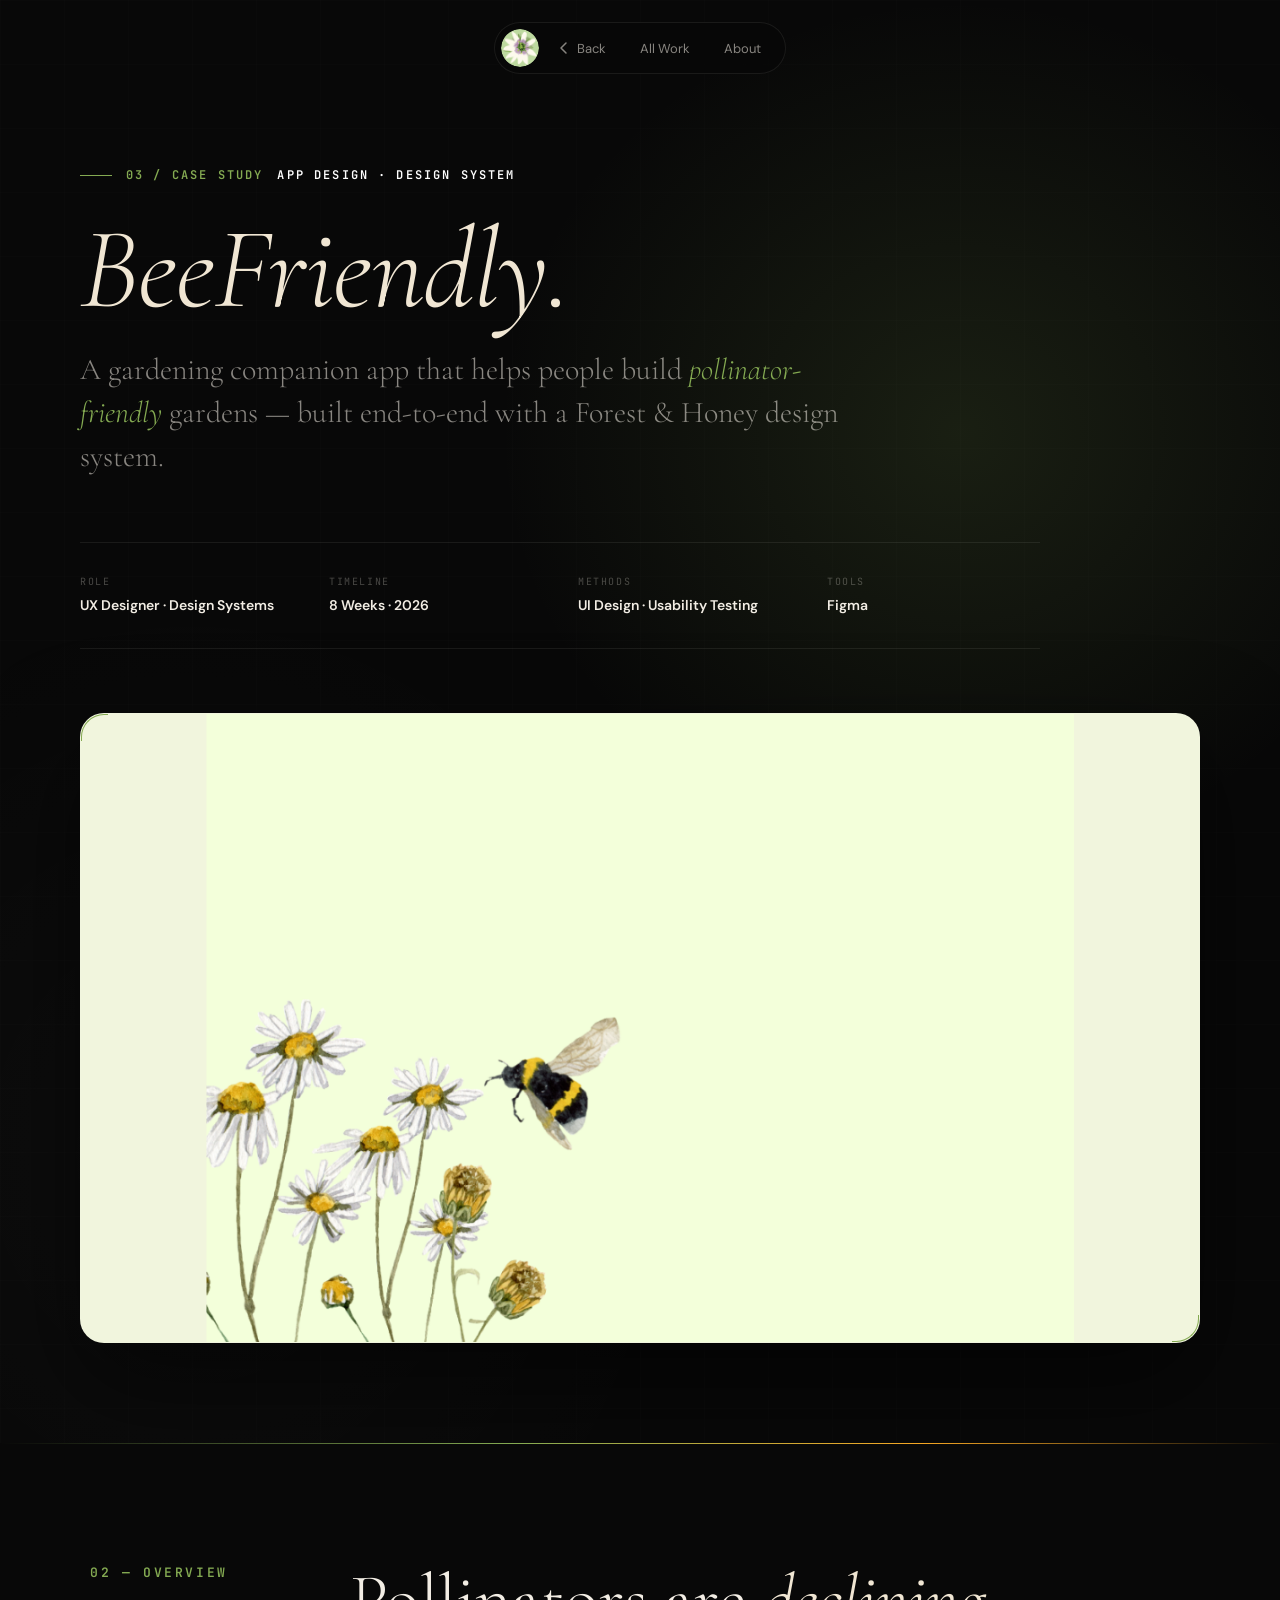
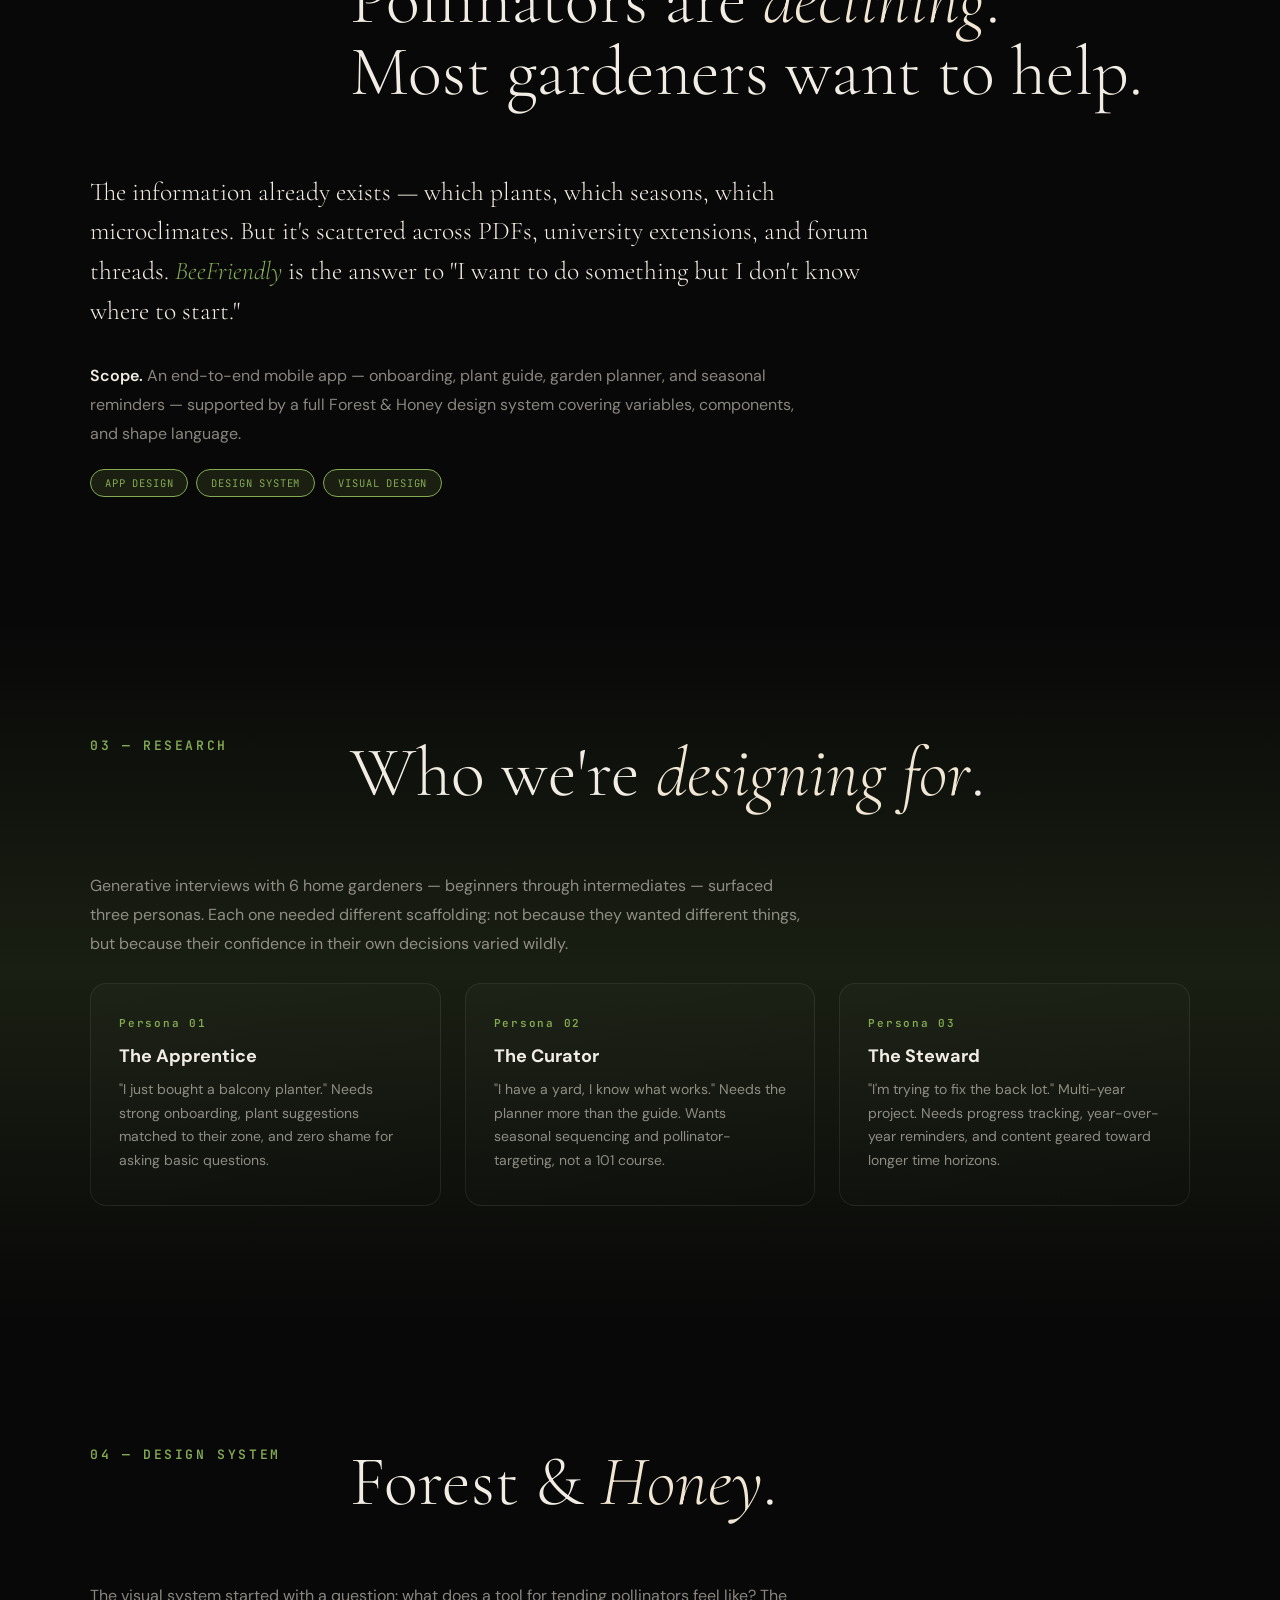
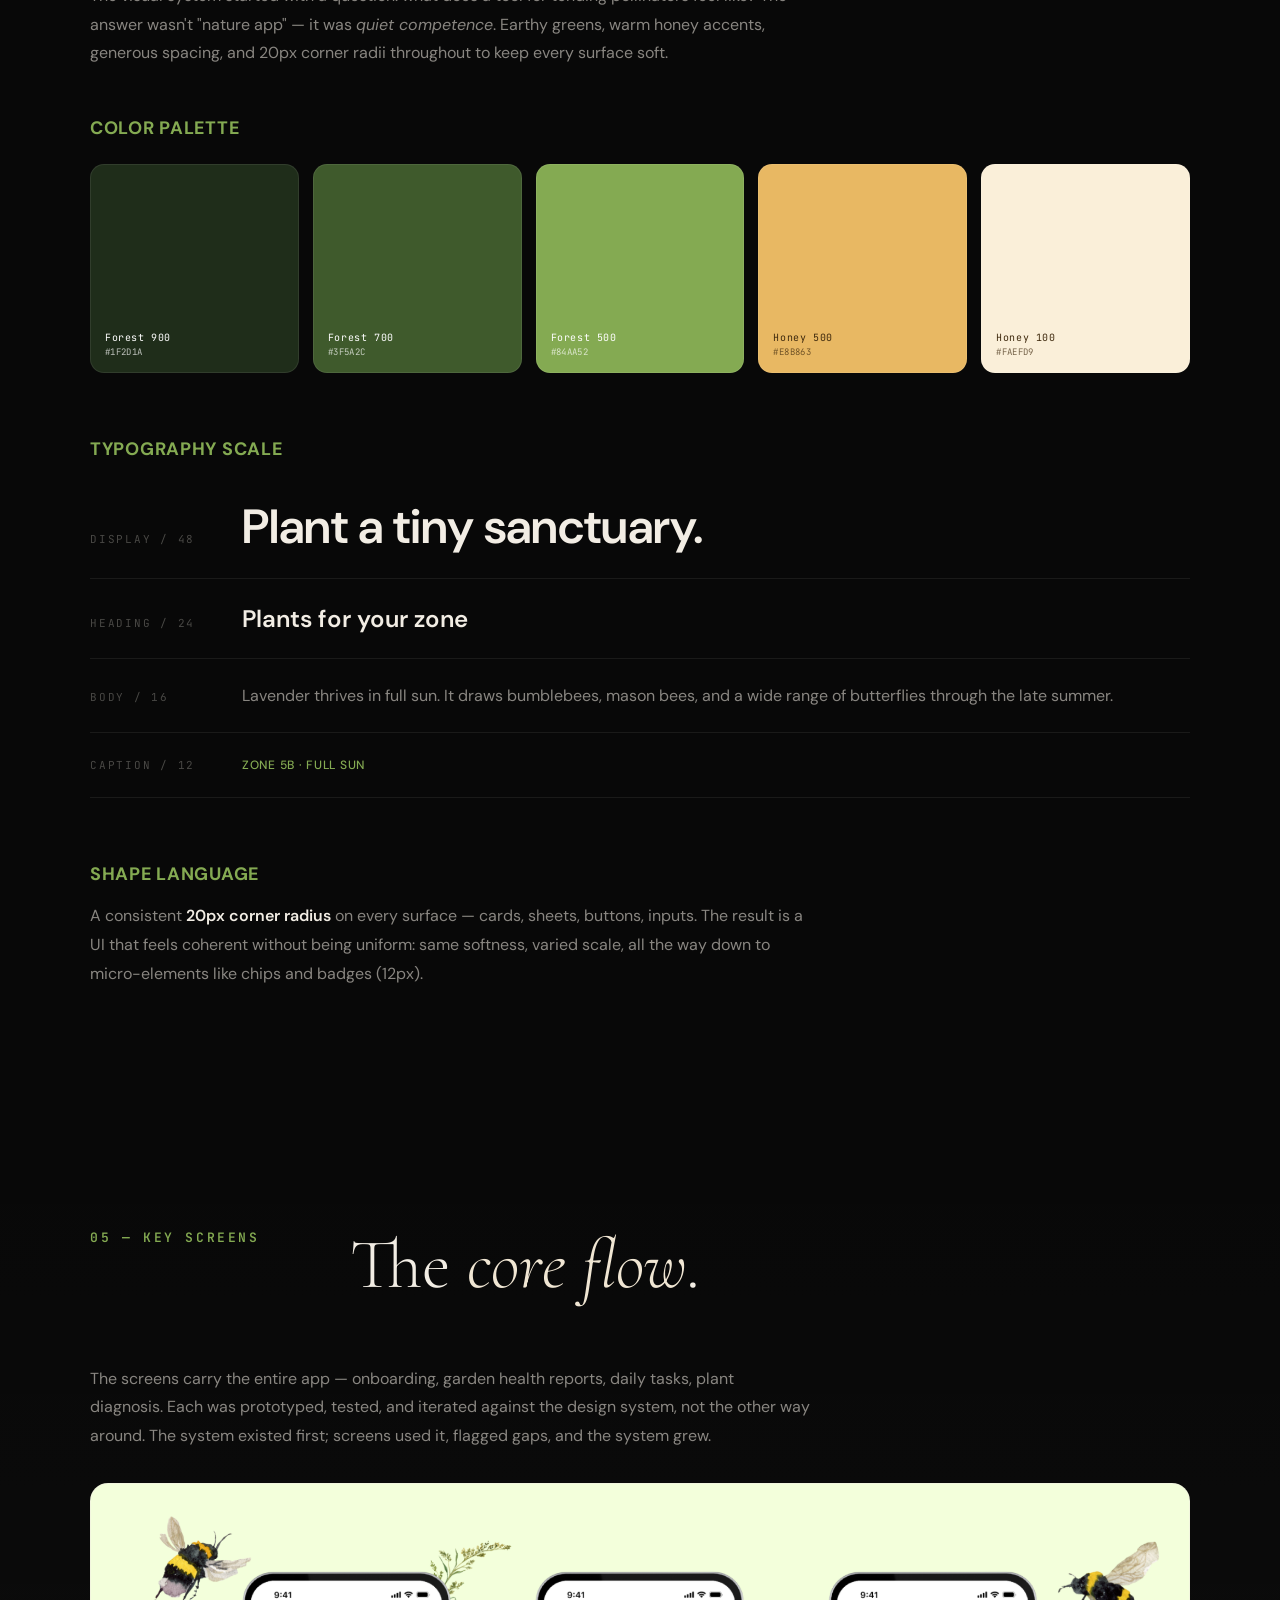
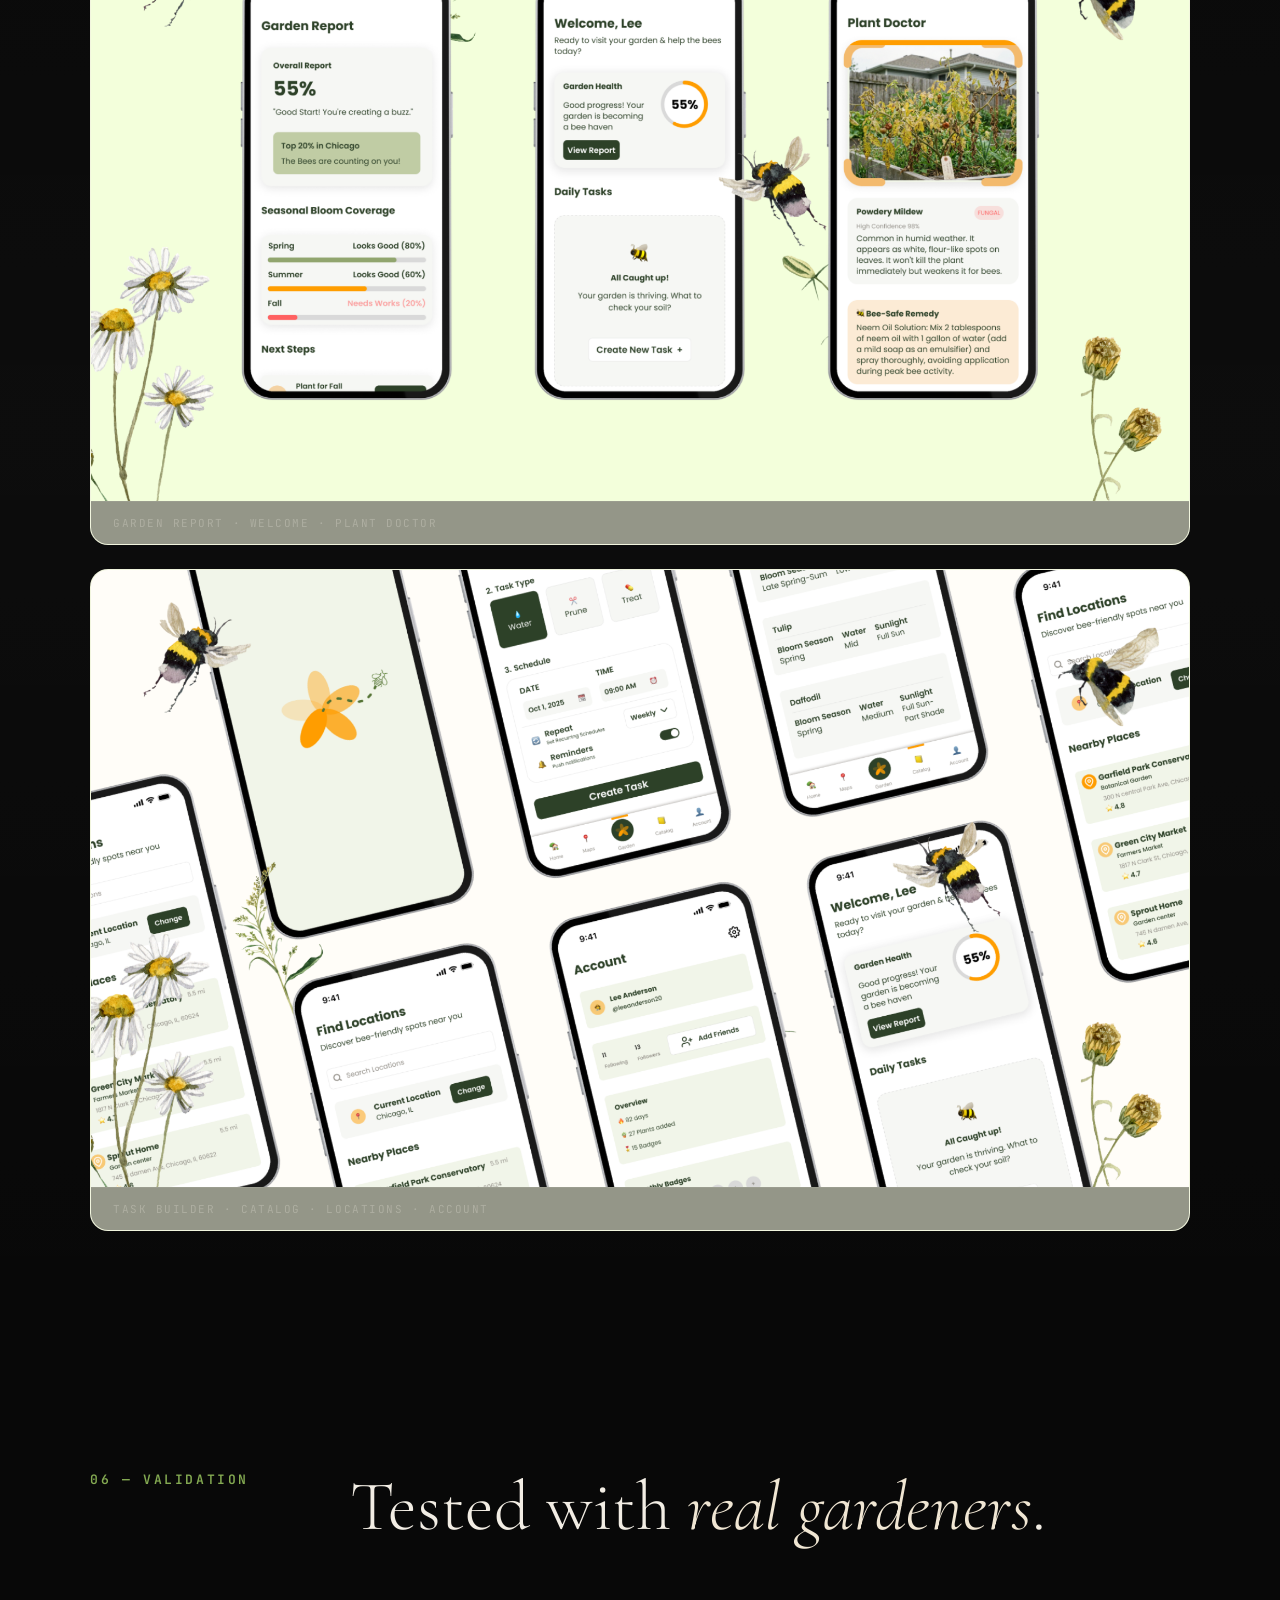
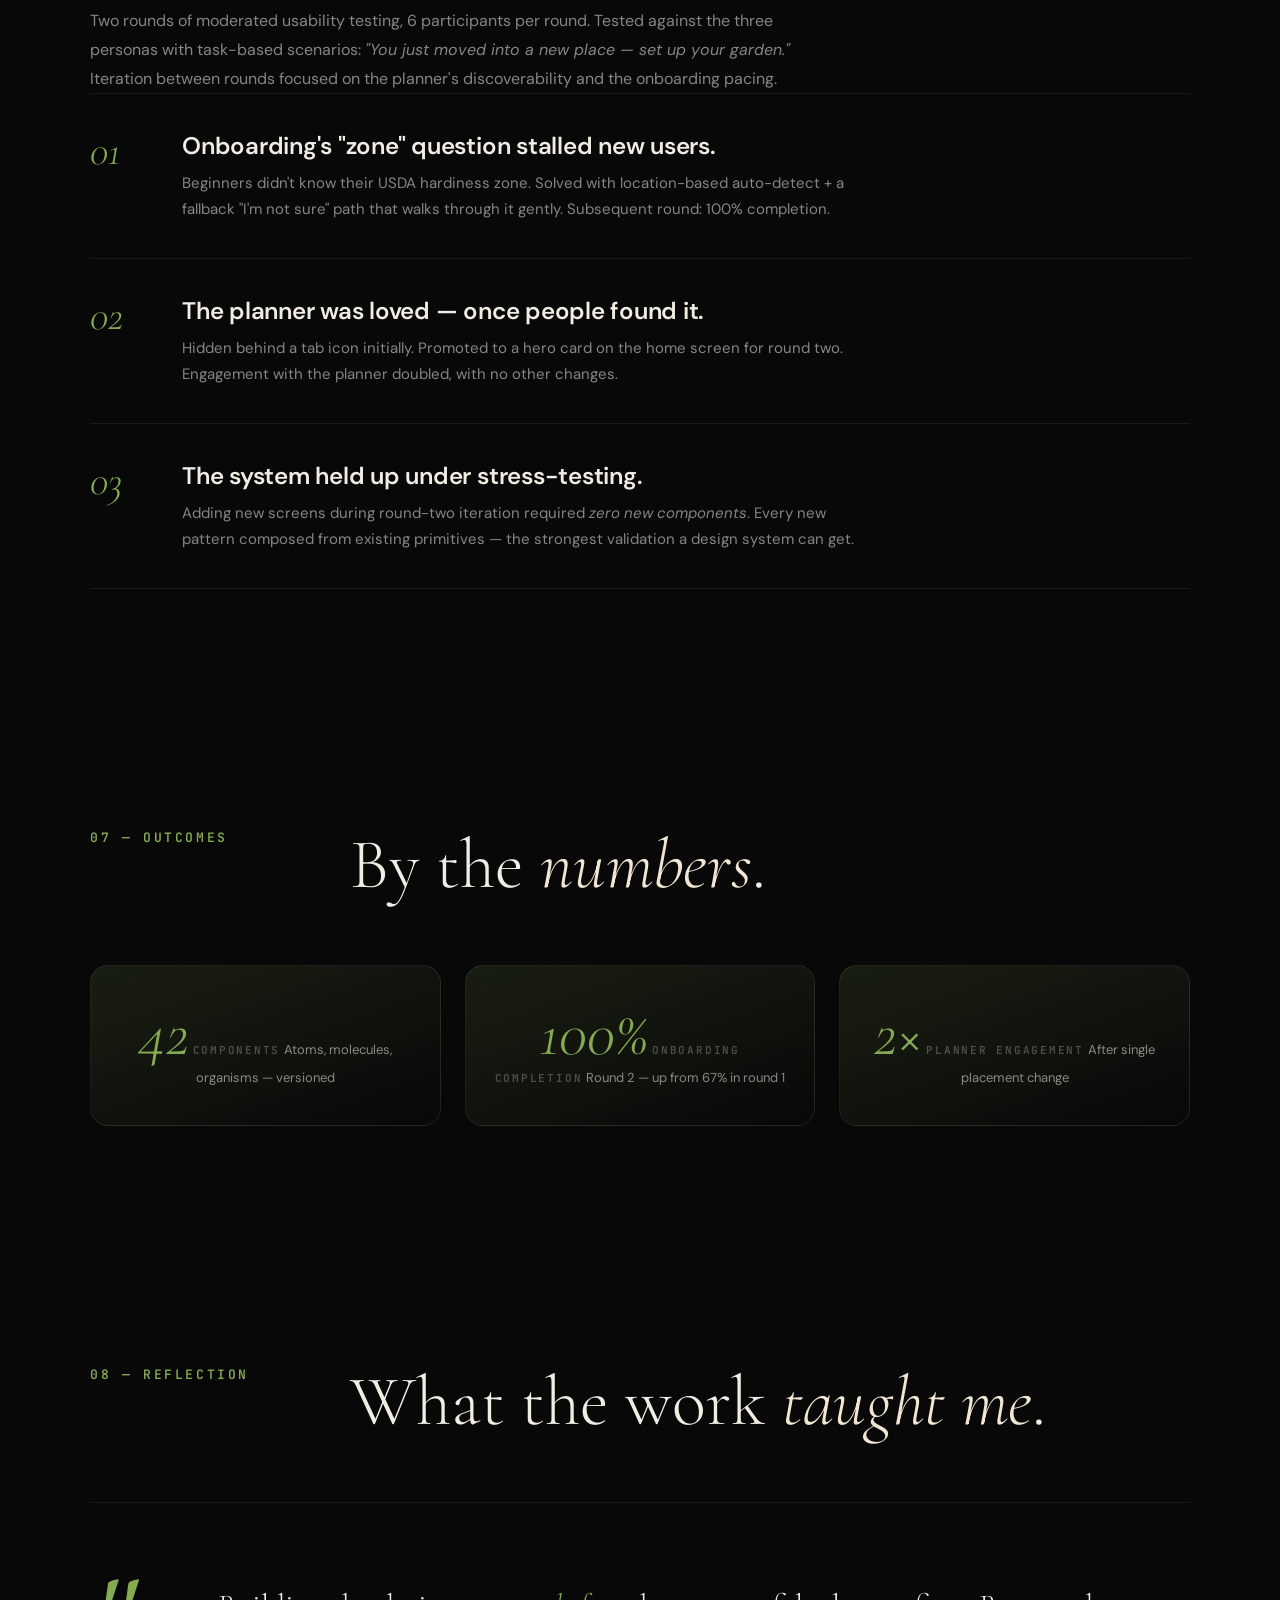
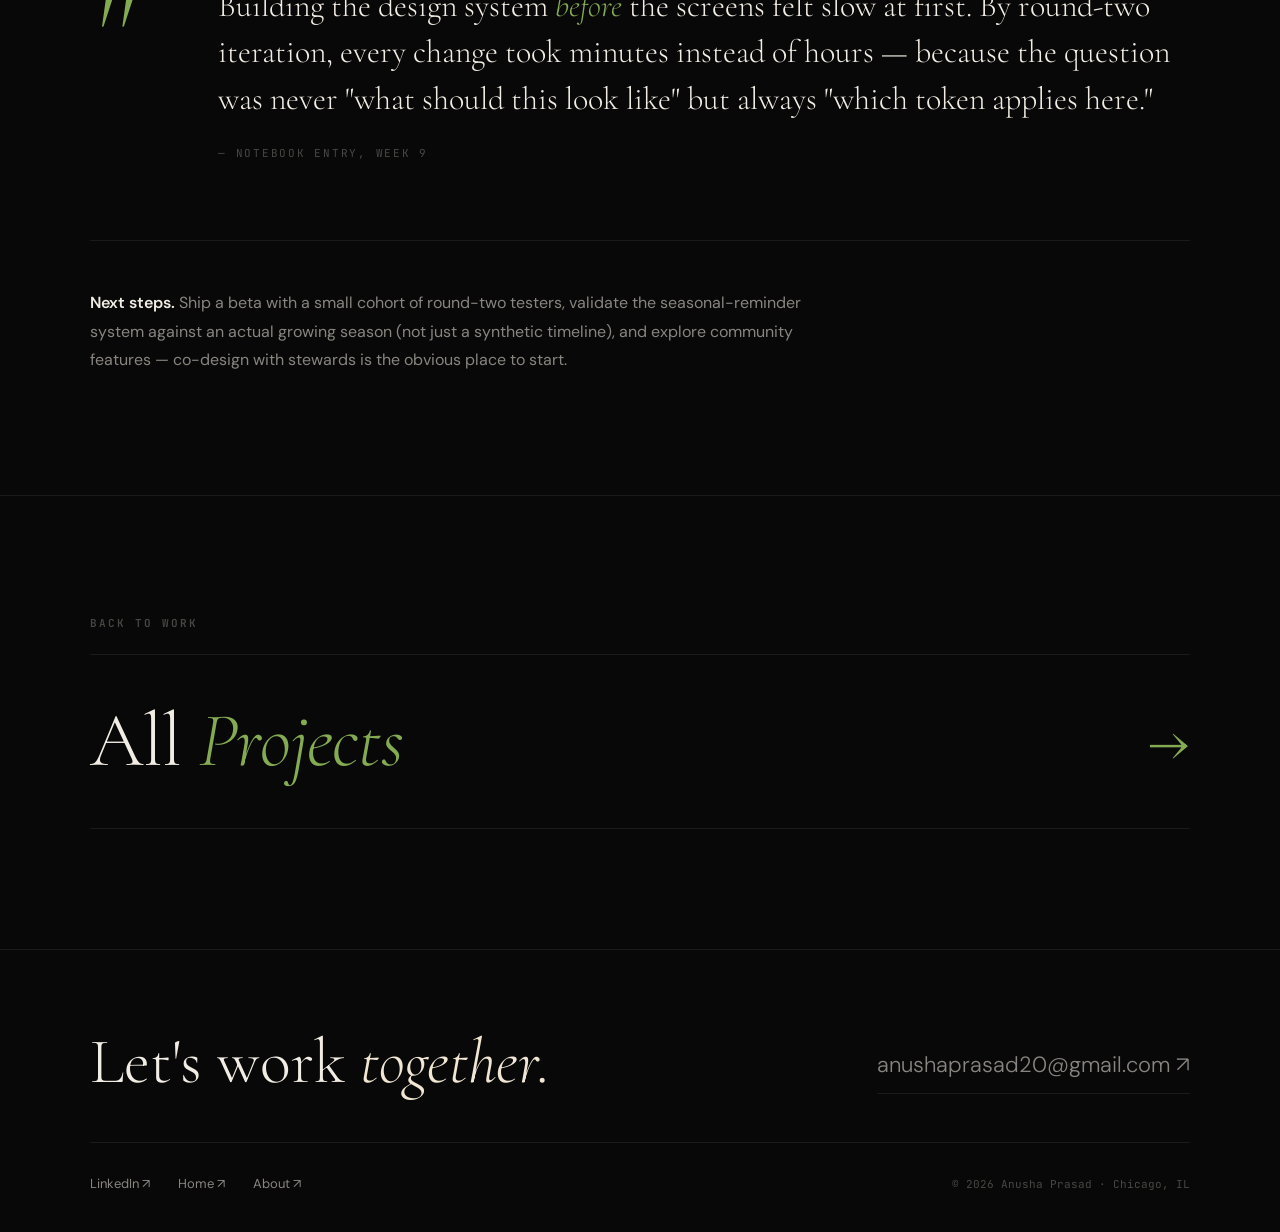
<file: case-beefriendly.html>
<!DOCTYPE html>
<html lang="en">
<head>
  <meta charset="UTF-8"/>
  <meta name="viewport" content="width=device-width,initial-scale=1.0"/>
  <title>BeeFriendly App — Anusha Prasad</title>
  <link rel="preconnect" href="https://fonts.googleapis.com"/>
  <link href="https://fonts.googleapis.com/css2?family=Cormorant+Garamond:ital,wght@0,300;0,400;0,500;1,300;1,400;1,500&family=DM+Sans:opsz,wght@9..40,300;9..40,400;9..40,500;9..40,600;9..40,700;9..40,800&family=JetBrains+Mono:wght@400;500&display=swap" rel="stylesheet"/>
  <link rel="stylesheet" href="assets/case-study.css"/>
  <style>
    :root{ --accent:#84AA52; --accent-soft:rgba(132,170,82,.14); }
    /* Custom Forest & Honey palette swatches */
    .cs-palette{display:grid;grid-template-columns:repeat(5,1fr);gap:14px;margin-top:24px;}
    .cs-swatch{aspect-ratio:1;border-radius:14px;display:flex;flex-direction:column;justify-content:flex-end;
      padding:14px;font-family:var(--mono);font-size:10px;color:#fff;letter-spacing:.06em;
      transition:transform .35s cubic-bezier(0.16,1,0.3,1);border:1px solid rgba(255,255,255,.08);}
    .cs-swatch:hover{transform:translateY(-4px) scale(1.03);}
    .cs-swatch__hex{opacity:.7;font-size:9px;margin-top:2px;letter-spacing:.04em;}
    .cs-typography{display:grid;grid-template-columns:120px 1fr;gap:32px;align-items:baseline;
      padding:24px 0;border-bottom:1px solid var(--bdr);}
    .cs-typography__lbl{font-family:var(--mono);font-size:11px;letter-spacing:.16em;text-transform:uppercase;color:var(--faint);}
    .cs-typography__sample{font-family:var(--sans);color:var(--text);}
  </style>

</head>
<body>
  <div id="pg"></div>
  <div id="c-dot"></div>
  <div id="c-ring"></div>

  <nav class="cs-nav">
    <div class="cs-nav__pill">
      <a href="index.html" class="cs-nav__logo"><img src="assets/logo.png" alt="AP"/></a>
      <a href="index.html" class="cs-nav__back">
        <svg width="14" height="14" viewBox="0 0 14 14" fill="none"><path d="M9 2L4 7l5 5" stroke="currentColor" stroke-width="1.5" stroke-linecap="round" stroke-linejoin="round"/></svg>
        Back
      </a>
      <a href="index.html#projects" class="cs-nav__link">All Work</a>
      <a href="About.html" class="cs-nav__link">About</a>
    </div>
  </nav>

  <main>
    <section class="cs-hero">
      <div class="cs-hero__bg"></div>
      <div class="cs-hero__inner">
        <div class="reveal in cs-eyebrow">
          <span class="cs-eyebrow__line"></span>
          <span class="cs-eyebrow__num">03 / Case Study</span>
          <span>App Design · Design System</span>
        </div>
        <h1 class="reveal in reveal-1 cs-title"><em>BeeFriendly.</em></h1>
        <p class="reveal in reveal-2 cs-tagline">
          A gardening companion app that helps people build <em>pollinator-friendly</em> gardens —
          built end-to-end with a Forest &amp; Honey design system.
        </p>
        <div class="reveal in reveal-3 cs-meta">
          <div class="cs-meta__cell"><span class="cs-meta__label">Role</span><span class="cs-meta__val">UX Designer · Design Systems</span></div>
          <div class="cs-meta__cell"><span class="cs-meta__label">Timeline</span><span class="cs-meta__val">8 Weeks · 2026</span></div>
          <div class="cs-meta__cell"><span class="cs-meta__label">Methods</span><span class="cs-meta__val">UI Design · Usability Testing</span></div>
          <div class="cs-meta__cell"><span class="cs-meta__label">Tools</span><span class="cs-meta__val">Figma</span></div>
        </div>
        <div class="cs-hero-frame" style="background:#F1F5DD;">
          <div class="cs-hero-frame__corner cs-hero-frame__corner--tl"></div>
          <div class="cs-hero-frame__corner cs-hero-frame__corner--br"></div>
          <img src="assets/case-study/bee-illustration.png" alt="BeeFriendly bee &amp; daisy illustration" style="object-fit:contain;background:#F1F5DD;"/>
        </div>
      </div>
    </section>

    <div class="cs-divider"></div>

    <!-- OVERVIEW -->
    <section class="cs-section">
      <div class="cs-section__inner">
        <div class="cs-section__hdr">
          <span class="reveal cs-section__num">02 — Overview</span>
          <h2 class="reveal reveal-1 cs-section__title">Pollinators are <em>declining</em>.<br/>Most gardeners want to help.</h2>
        </div>
        <p class="reveal reveal-2 cs-prose">
          The information already exists — which plants, which seasons, which microclimates.
          But it's scattered across PDFs, university extensions, and forum threads. <em>BeeFriendly</em>
          is the answer to "I want to do something but I don't know where to start."
        </p>
        <p class="reveal reveal-3 cs-body" style="margin-top:32px">
          <strong>Scope.</strong> An end-to-end mobile app — onboarding, plant guide, garden planner,
          and seasonal reminders — supported by a full Forest &amp; Honey design system covering
          variables, components, and shape language.
        </p>
        <div class="cs-tags reveal reveal-4">
          <span class="cs-tag">App Design</span>
          <span class="cs-tag">Design System</span>
          <span class="cs-tag">Visual Design</span>
        </div>
      </div>
    </section>

    <!-- AUDIENCE -->
    <section class="cs-section" style="background:linear-gradient(180deg,transparent,var(--accent-soft) 50%,transparent);">
      <div class="cs-section__inner">
        <div class="cs-section__hdr">
          <span class="reveal cs-section__num">03 — Research</span>
          <h2 class="reveal reveal-1 cs-section__title">Who we're <em>designing for</em>.</h2>
        </div>
        <p class="reveal reveal-2 cs-body">
          Generative interviews with 6 home gardeners — beginners through intermediates — surfaced
          three personas. Each one needed different scaffolding: not because they wanted different
          things, but because their confidence in their own decisions varied wildly.
        </p>
        <div class="cs-methods">
          <div class="reveal reveal-1 cs-method">
            <div class="cs-method__num">Persona 01</div>
            <h3 class="cs-method__title">The Apprentice</h3>
            <p class="cs-method__desc">"I just bought a balcony planter." Needs strong onboarding, plant suggestions matched to their zone, and zero shame for asking basic questions.</p>
          </div>
          <div class="reveal reveal-2 cs-method">
            <div class="cs-method__num">Persona 02</div>
            <h3 class="cs-method__title">The Curator</h3>
            <p class="cs-method__desc">"I have a yard, I know what works." Needs the planner more than the guide. Wants seasonal sequencing and pollinator-targeting, not a 101 course.</p>
          </div>
          <div class="reveal reveal-3 cs-method">
            <div class="cs-method__num">Persona 03</div>
            <h3 class="cs-method__title">The Steward</h3>
            <p class="cs-method__desc">"I'm trying to fix the back lot." Multi-year project. Needs progress tracking, year-over-year reminders, and content geared toward longer time horizons.</p>
          </div>
        </div>
      </div>
    </section>

    <!-- DESIGN SYSTEM -->
    <section class="cs-section">
      <div class="cs-section__inner">
        <div class="cs-section__hdr">
          <span class="reveal cs-section__num">04 — Design System</span>
          <h2 class="reveal reveal-1 cs-section__title">Forest &amp; <em>Honey</em>.</h2>
        </div>
        <p class="reveal reveal-2 cs-body">
          The visual system started with a question: what does a tool for tending pollinators feel like?
          The answer wasn't "nature app" — it was <em>quiet competence</em>. Earthy greens, warm honey accents,
          generous spacing, and 20px corner radii throughout to keep every surface soft.
        </p>
        <h3 class="reveal reveal-3" style="font-family:var(--display);font-size:18px;margin-top:48px;margin-bottom:16px;letter-spacing:.04em;text-transform:uppercase;color:var(--accent)">Color Palette</h3>
        <div class="cs-palette reveal reveal-3">
          <div class="cs-swatch" style="background:#1F2D1A">Forest 900<span class="cs-swatch__hex">#1F2D1A</span></div>
          <div class="cs-swatch" style="background:#3F5A2C">Forest 700<span class="cs-swatch__hex">#3F5A2C</span></div>
          <div class="cs-swatch" style="background:#84AA52">Forest 500<span class="cs-swatch__hex">#84AA52</span></div>
          <div class="cs-swatch" style="background:#E8B863;color:#3F2A0E">Honey 500<span class="cs-swatch__hex">#E8B863</span></div>
          <div class="cs-swatch" style="background:#FAEFD9;color:#3F2A0E">Honey 100<span class="cs-swatch__hex">#FAEFD9</span></div>
        </div>
        <h3 class="reveal reveal-4" style="font-family:var(--display);font-size:18px;margin-top:64px;margin-bottom:16px;letter-spacing:.04em;text-transform:uppercase;color:var(--accent)">Typography Scale</h3>
        <div class="reveal reveal-4">
          <div class="cs-typography">
            <span class="cs-typography__lbl">Display / 48</span>
            <span class="cs-typography__sample" style="font-size:48px;font-weight:600;line-height:1.1">Plant a tiny sanctuary.</span>
          </div>
          <div class="cs-typography">
            <span class="cs-typography__lbl">Heading / 24</span>
            <span class="cs-typography__sample" style="font-size:24px;font-weight:600">Plants for your zone</span>
          </div>
          <div class="cs-typography">
            <span class="cs-typography__lbl">Body / 16</span>
            <span class="cs-typography__sample" style="font-size:16px;font-weight:400;line-height:1.6;color:var(--muted)">Lavender thrives in full sun. It draws bumblebees, mason bees, and a wide range of butterflies through the late summer.</span>
          </div>
          <div class="cs-typography">
            <span class="cs-typography__lbl">Caption / 12</span>
            <span class="cs-typography__sample" style="font-size:12px;font-weight:500;letter-spacing:.06em;text-transform:uppercase;color:var(--accent)">Zone 5b · Full Sun</span>
          </div>
        </div>
        <h3 class="reveal" style="font-family:var(--display);font-size:18px;margin-top:64px;margin-bottom:16px;letter-spacing:.04em;text-transform:uppercase;color:var(--accent)">Shape Language</h3>
        <p class="reveal cs-body">
          A consistent <strong>20px corner radius</strong> on every surface — cards, sheets, buttons, inputs.
          The result is a UI that feels coherent without being uniform: same softness, varied scale,
          all the way down to micro-elements like chips and badges (12px).
        </p>
      </div>
    </section>

    <!-- KEY SCREENS -->
    <section class="cs-section" style="background:linear-gradient(180deg,transparent,rgba(255,255,255,.018) 50%,transparent);">
      <div class="cs-section__inner">
        <div class="cs-section__hdr">
          <span class="reveal cs-section__num">05 — Key Screens</span>
          <h2 class="reveal reveal-1 cs-section__title">The <em>core flow</em>.</h2>
        </div>
        <p class="reveal reveal-2 cs-body">
          The screens carry the entire app — onboarding, garden health reports, daily tasks, plant
          diagnosis. Each was prototyped, tested, and iterated against the design system, not the
          other way around. The system existed first; screens used it, flagged gaps, and the system grew.
        </p>
        <div class="reveal reveal-3 cs-image-card" style="background:#F1F5DD;margin-top:32px;">
          <img src="assets/case-study/bee-screens-1.png" alt="BeeFriendly key screens — Garden Report, Welcome, Plant Doctor"/>
          <div class="cs-image-card__caption">Garden Report · Welcome · Plant Doctor</div>
        </div>
        <div class="reveal cs-image-card" style="background:#F1F5DD;margin-top:24px;">
          <img src="assets/case-study/bee-screens-2.png" alt="BeeFriendly app collage — task creation, plant catalog, locations, account, home"/>
          <div class="cs-image-card__caption">Task Builder · Catalog · Locations · Account</div>
        </div>
      </div>
    </section>

    <!-- USABILITY -->
    <section class="cs-section">
      <div class="cs-section__inner">
        <div class="cs-section__hdr">
          <span class="reveal cs-section__num">06 — Validation</span>
          <h2 class="reveal reveal-1 cs-section__title">Tested with <em>real gardeners</em>.</h2>
        </div>
        <p class="reveal reveal-2 cs-body">
          Two rounds of moderated usability testing, 6 participants per round. Tested against the three
          personas with task-based scenarios: <em>"You just moved into a new place — set up your garden."</em>
          Iteration between rounds focused on the planner's discoverability and the onboarding pacing.
        </p>
        <div class="cs-insights">
          <div class="reveal cs-insight">
            <span class="cs-insight__num">01</span>
            <div>
              <h3 class="cs-insight__title">Onboarding's "zone" question stalled new users.</h3>
              <p class="cs-insight__body">Beginners didn't know their USDA hardiness zone. Solved with location-based auto-detect + a fallback "I'm not sure" path that walks through it gently. Subsequent round: 100% completion.</p>
            </div>
          </div>
          <div class="reveal reveal-1 cs-insight">
            <span class="cs-insight__num">02</span>
            <div>
              <h3 class="cs-insight__title">The planner was loved — once people found it.</h3>
              <p class="cs-insight__body">Hidden behind a tab icon initially. Promoted to a hero card on the home screen for round two. Engagement with the planner doubled, with no other changes.</p>
            </div>
          </div>
          <div class="reveal reveal-2 cs-insight">
            <span class="cs-insight__num">03</span>
            <div>
              <h3 class="cs-insight__title">The system held up under stress-testing.</h3>
              <p class="cs-insight__body">Adding new screens during round-two iteration required <em>zero new components</em>. Every new pattern composed from existing primitives — the strongest validation a design system can get.</p>
            </div>
          </div>
        </div>
      </div>
    </section>

    <!-- METRICS -->
    <section class="cs-section">
      <div class="cs-section__inner">
        <div class="cs-section__hdr">
          <span class="reveal cs-section__num">07 — Outcomes</span>
          <h2 class="reveal reveal-1 cs-section__title">By the <em>numbers</em>.</h2>
        </div>
        <div class="cs-metrics">
          <div class="reveal cs-metric">
            <span class="cs-metric__num">42</span>
            <span class="cs-metric__label">Components</span>
            <span class="cs-metric__sub">Atoms, molecules, organisms — versioned</span>
          </div>
          <div class="reveal reveal-1 cs-metric">
            <span class="cs-metric__num">100%</span>
            <span class="cs-metric__label">Onboarding Completion</span>
            <span class="cs-metric__sub">Round 2 — up from 67% in round 1</span>
          </div>
          <div class="reveal reveal-2 cs-metric">
            <span class="cs-metric__num">2×</span>
            <span class="cs-metric__label">Planner Engagement</span>
            <span class="cs-metric__sub">After single placement change</span>
          </div>
        </div>
      </div>
    </section>

    <!-- REFLECTION -->
    <section class="cs-section">
      <div class="cs-section__inner">
        <div class="cs-section__hdr">
          <span class="reveal cs-section__num">08 — Reflection</span>
          <h2 class="reveal reveal-1 cs-section__title">What the work <em>taught me</em>.</h2>
        </div>
        <div class="reveal reveal-2 cs-quote">
          <span class="cs-quote__mark">"</span>
          <div>
            <p class="cs-quote__text">
              Building the design system <em>before</em> the screens felt slow at first.
              By round-two iteration, every change took minutes instead of hours — because the
              question was never "what should this look like" but always "which token applies here."
            </p>
            <span class="cs-quote__attr">— Notebook entry, Week 9</span>
          </div>
        </div>
        <p class="cs-body" style="margin-top:48px">
          <strong>Next steps.</strong> Ship a beta with a small cohort of round-two testers, validate the
          seasonal-reminder system against an actual growing season (not just a synthetic timeline),
          and explore community features — co-design with stewards is the obvious place to start.
        </p>
      </div>
    </section>

    <!-- NEXT -->
    <section class="cs-next">
      <div class="cs-next__inner">
        <div class="cs-next__lbl">Back to Work</div>
        <a href="index.html#projects" class="cs-next__link">
          <span class="cs-next__title">All <em>Projects</em></span>
          <span class="cs-next__arr">→</span>
        </a>
      </div>
    </section>

    <footer class="cs-footer">
      <div class="cs-footer__inner">
        <div class="cs-footer__top">
          <h2 class="cs-footer__title">Let's work <em>together.</em></h2>
          <a href="mailto:anushaprasad20@gmail.com" class="cs-footer__email">anushaprasad20@gmail.com ↗</a>
        </div>
        <div class="cs-footer__bottom">
          <div class="cs-footer__socials">
            <a href="https://www.linkedin.com/in/anushaprasad20/" target="_blank" rel="noopener" class="cs-footer__social">LinkedIn ↗</a>
            <a href="index.html" class="cs-footer__social">Home ↗</a>
            <a href="About.html" class="cs-footer__social">About ↗</a>
          </div>
          <span class="cs-footer__copy">© 2026 Anusha Prasad · Chicago, IL</span>
        </div>
      </div>
    </footer>
  </main>

  <script>
    const dot=document.getElementById('c-dot'),ring=document.getElementById('c-ring');
    let mx=-200,my=-200,rx=-200,ry=-200;
    window.addEventListener('mousemove',e=>{mx=e.clientX;my=e.clientY;});
    document.addEventListener('mouseover',e=>{
      const isLink=e.target.closest('a,button,[data-mag]');
      const isImg=e.target.closest('.cs-shot,.cs-hero-frame,.cs-swatch');
      const isText=e.target.closest('p,h1,h2,h3,h4');
      if(isImg) document.body.className='c-img';
      else if(isLink) document.body.className='c-link';
      else if(isText) document.body.className='c-text';
      else document.body.className='';
    });
    (function loop(){
      dot.style.left=mx+'px'; dot.style.top=my+'px';
      rx+=(mx-rx)*.09; ry+=(my-ry)*.09;
      ring.style.left=rx+'px'; ring.style.top=ry+'px';
      requestAnimationFrame(loop);
    })();

    window.addEventListener('scroll',()=>{
      const p=Math.min(window.scrollY/(document.body.scrollHeight-window.innerHeight)*100,100);
      document.getElementById('pg').style.width=p+'%';
    },{passive:true});

    const obs=new IntersectionObserver((entries)=>{
      entries.forEach(e=>{
        if(e.isIntersecting){e.target.classList.add('in');obs.unobserve(e.target);}
      });
    },{threshold:.12,rootMargin:'0px 0px -40px 0px'});
    document.querySelectorAll('.reveal,.cs-divider').forEach(el=>obs.observe(el));
  </script>
</body>
</html>
</file>
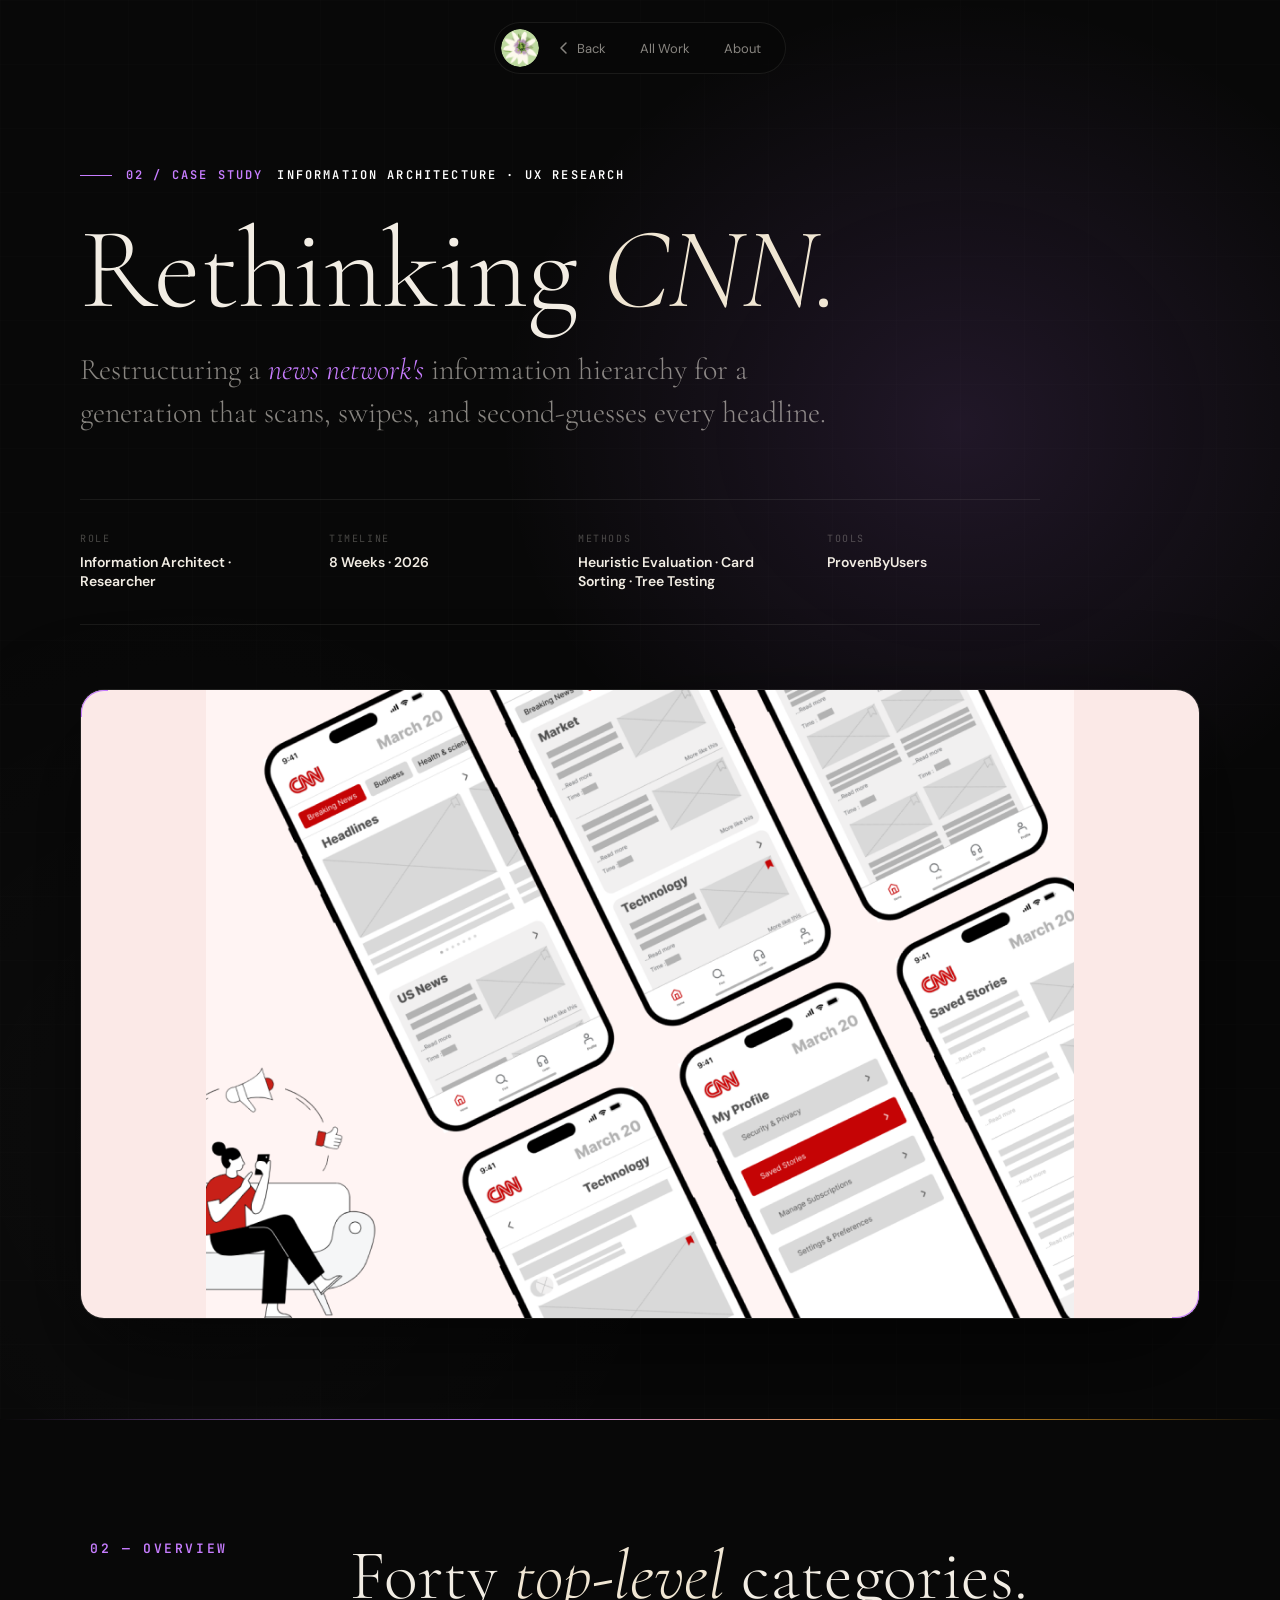
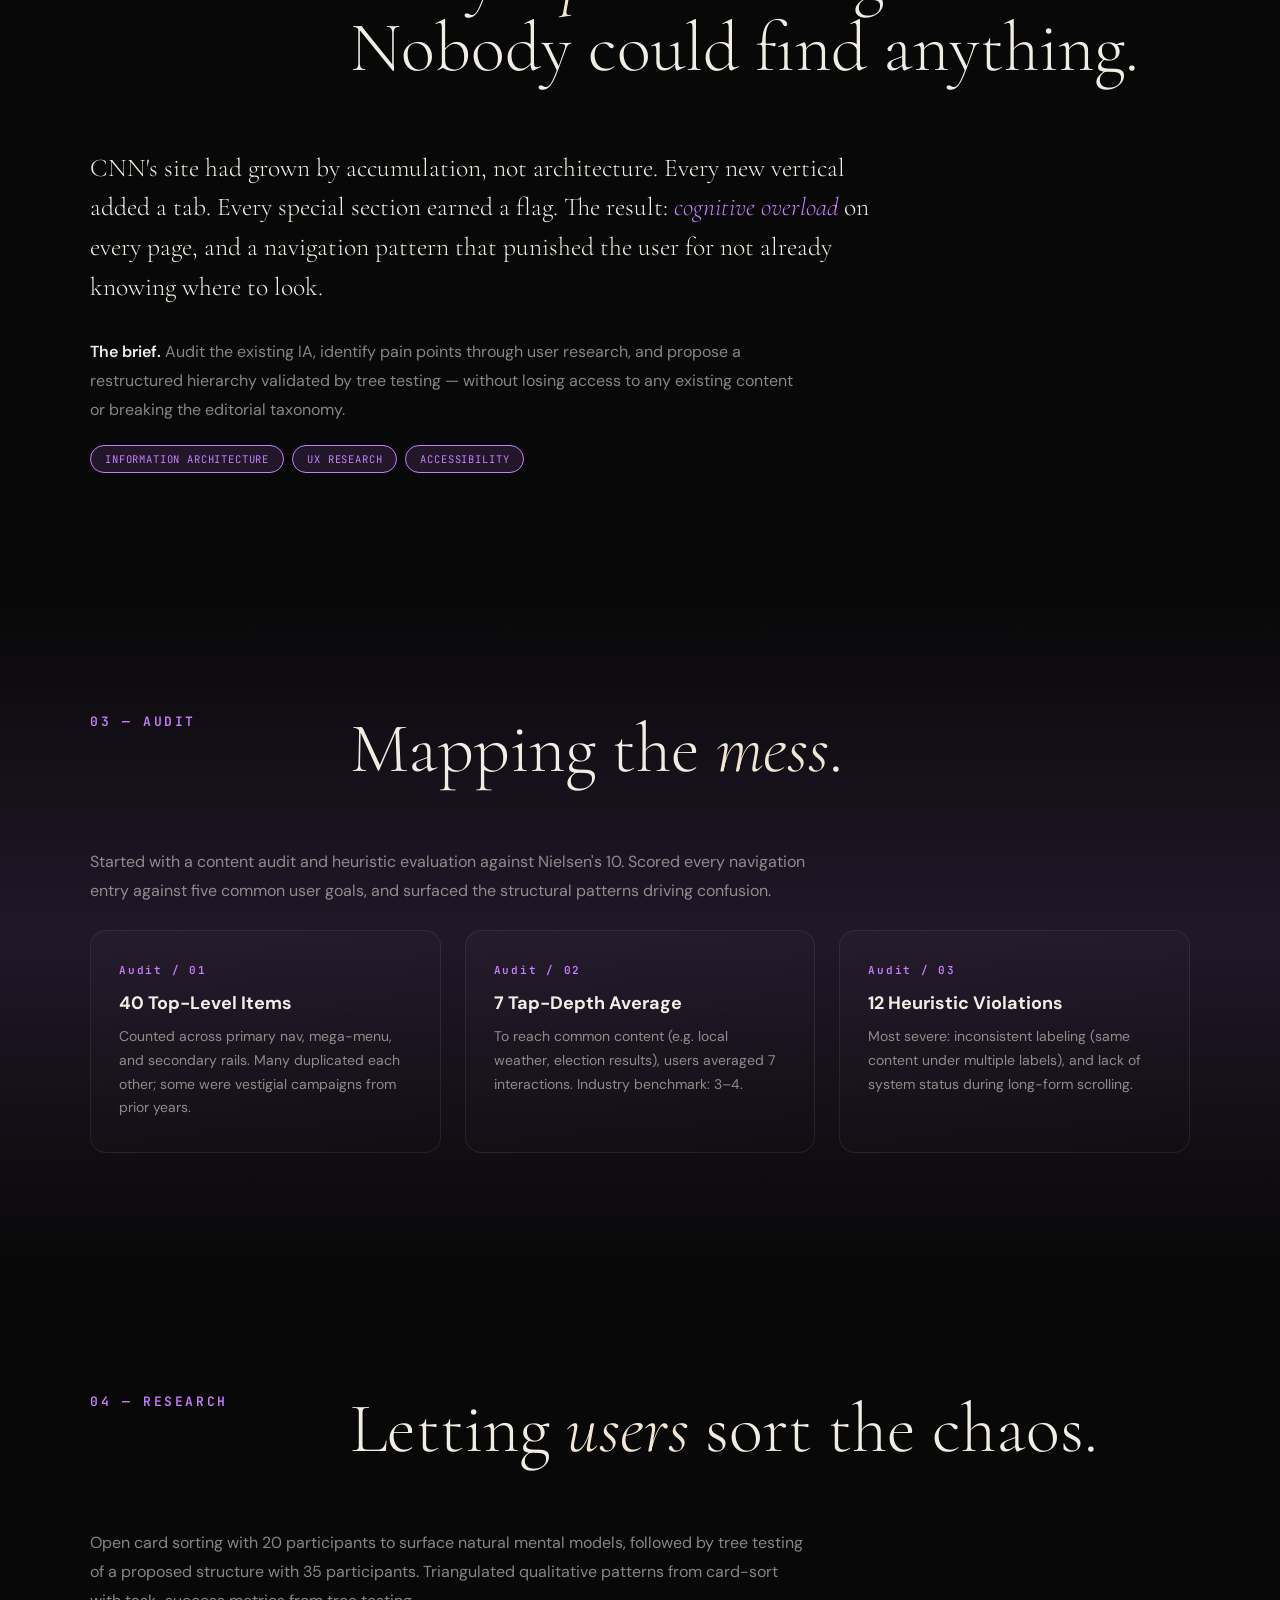
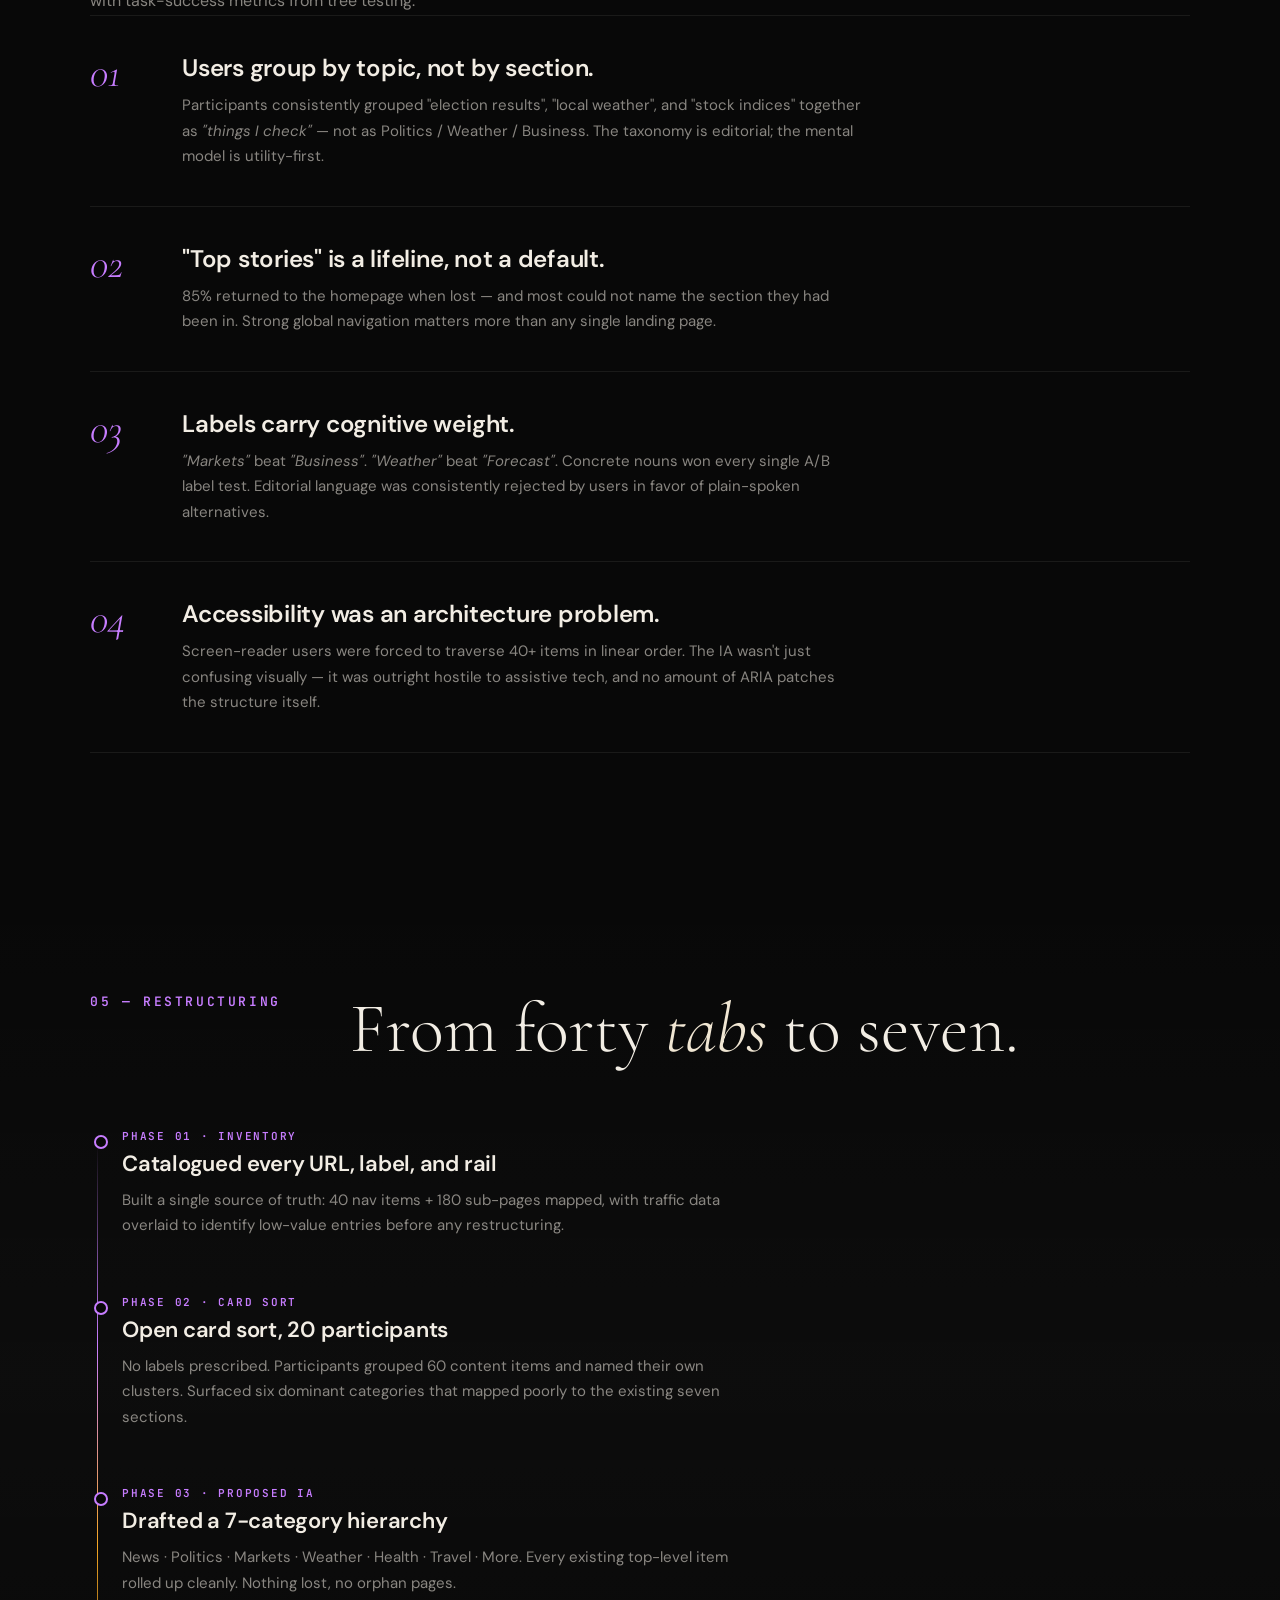
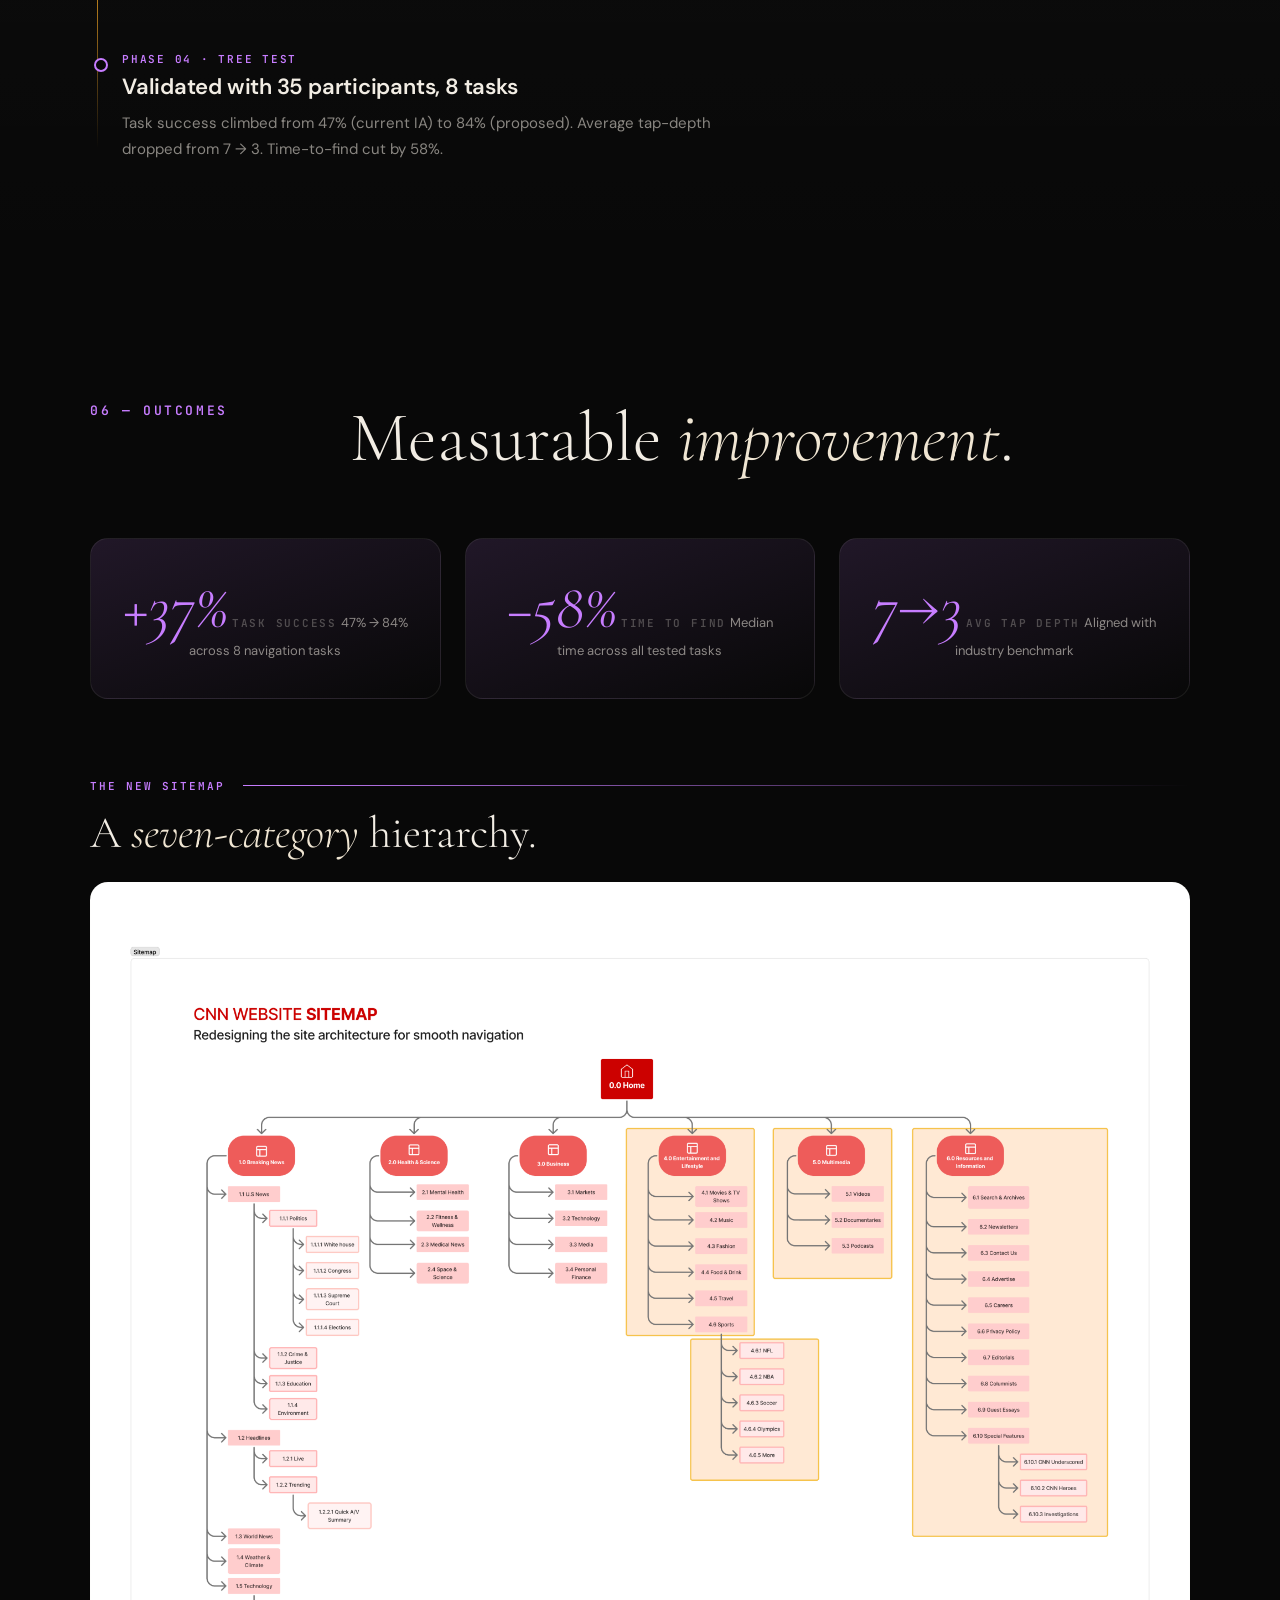
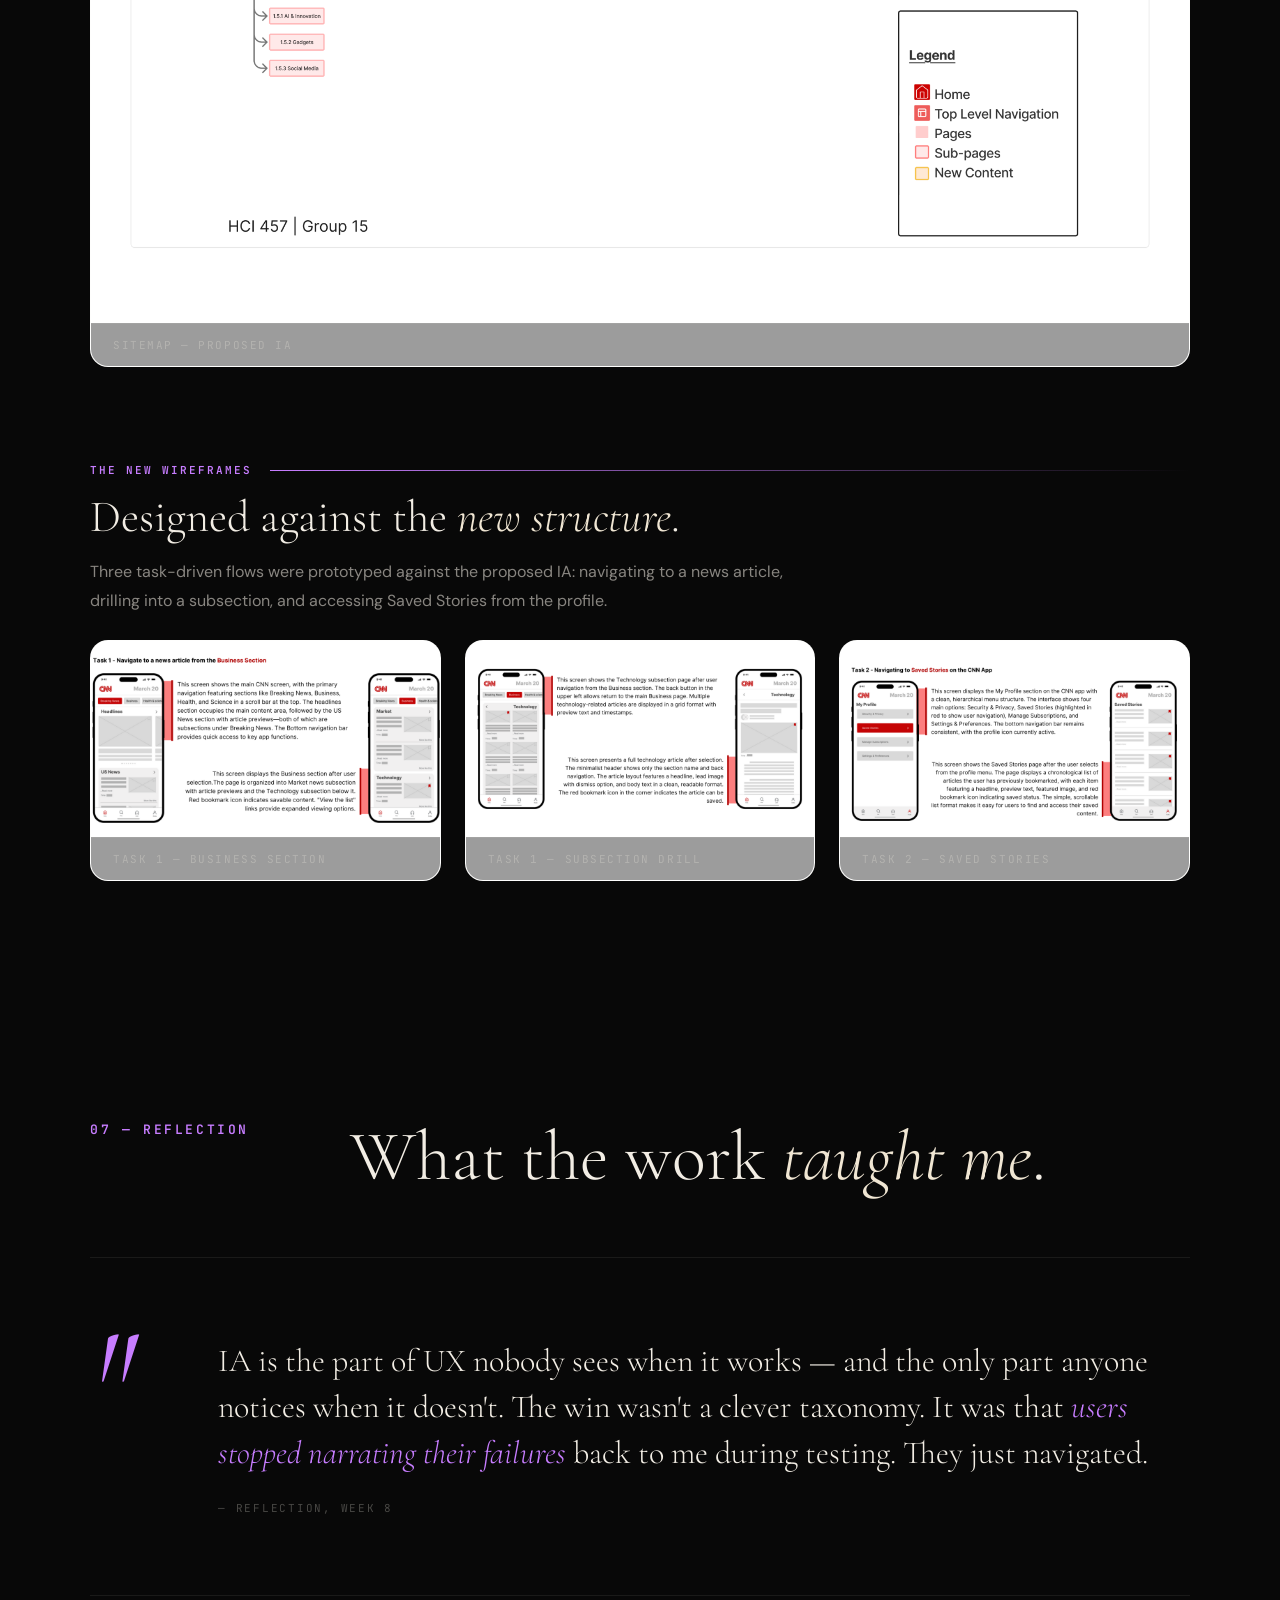
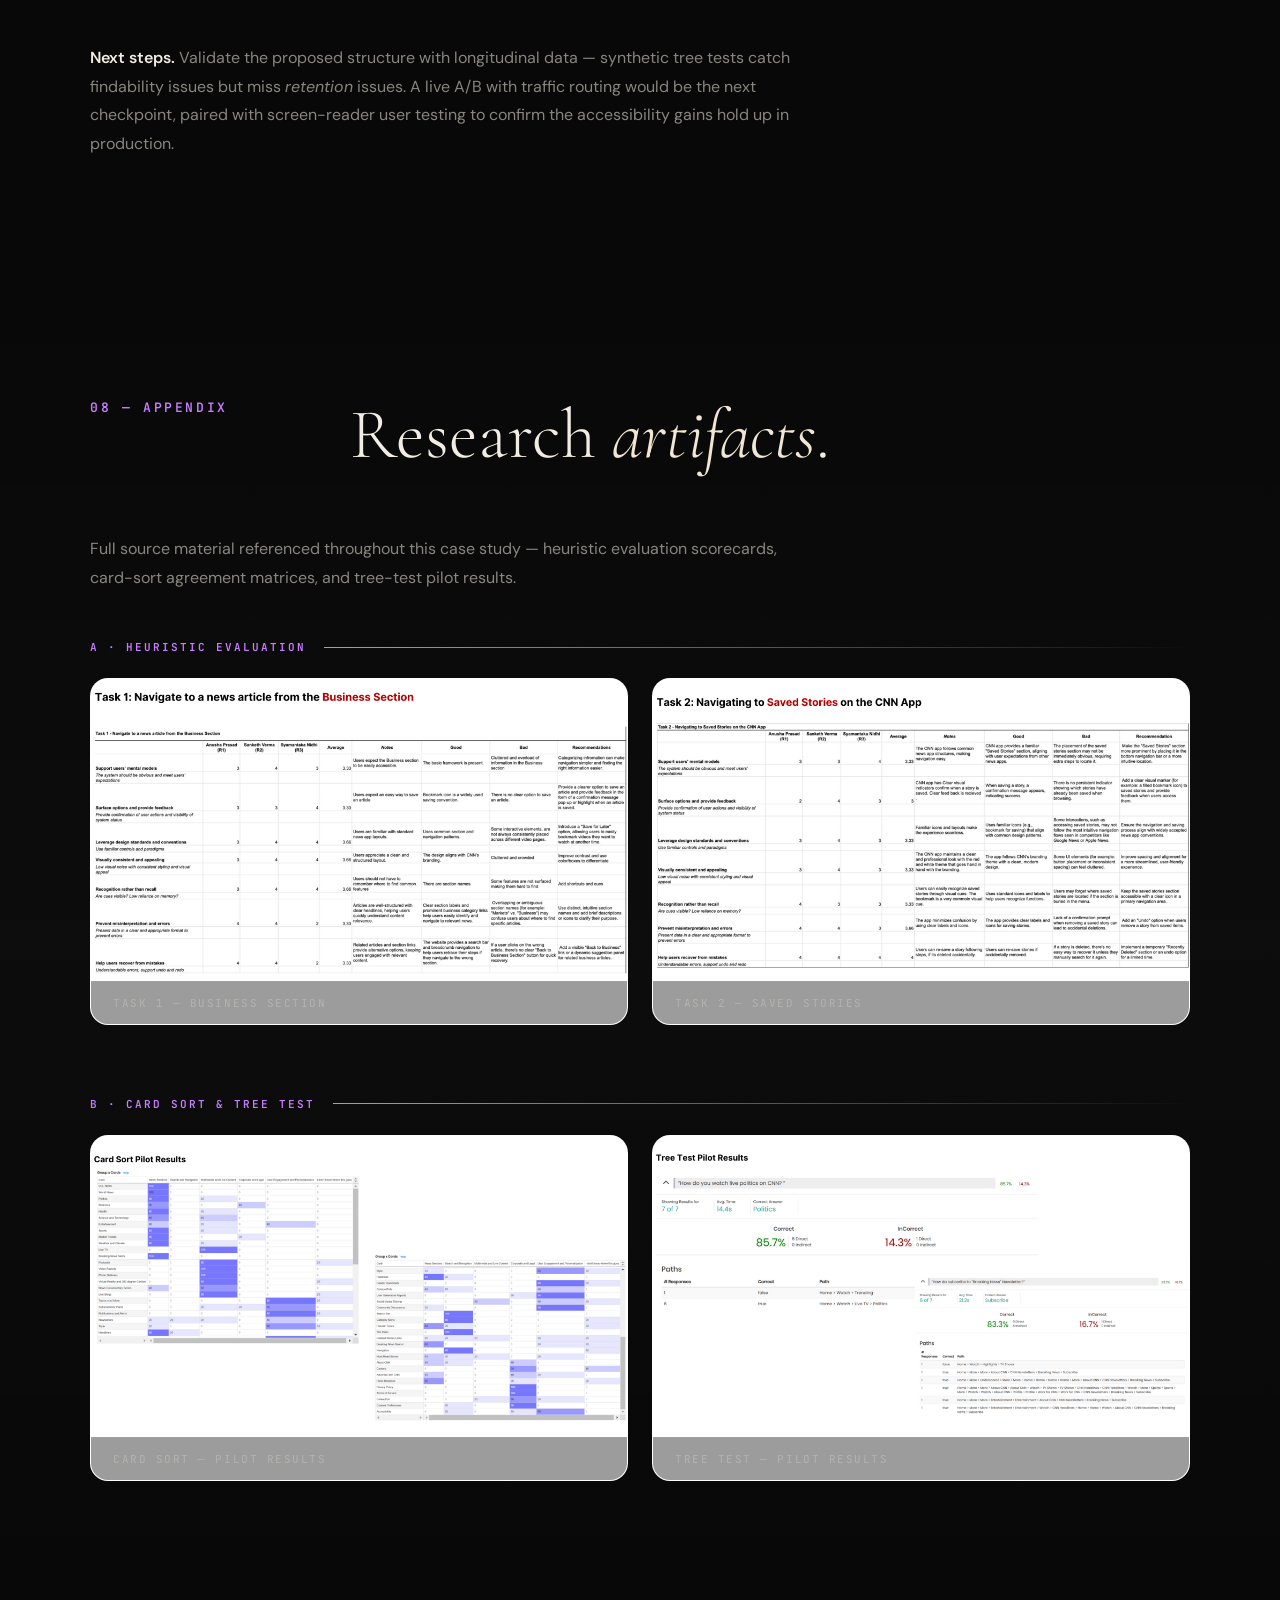
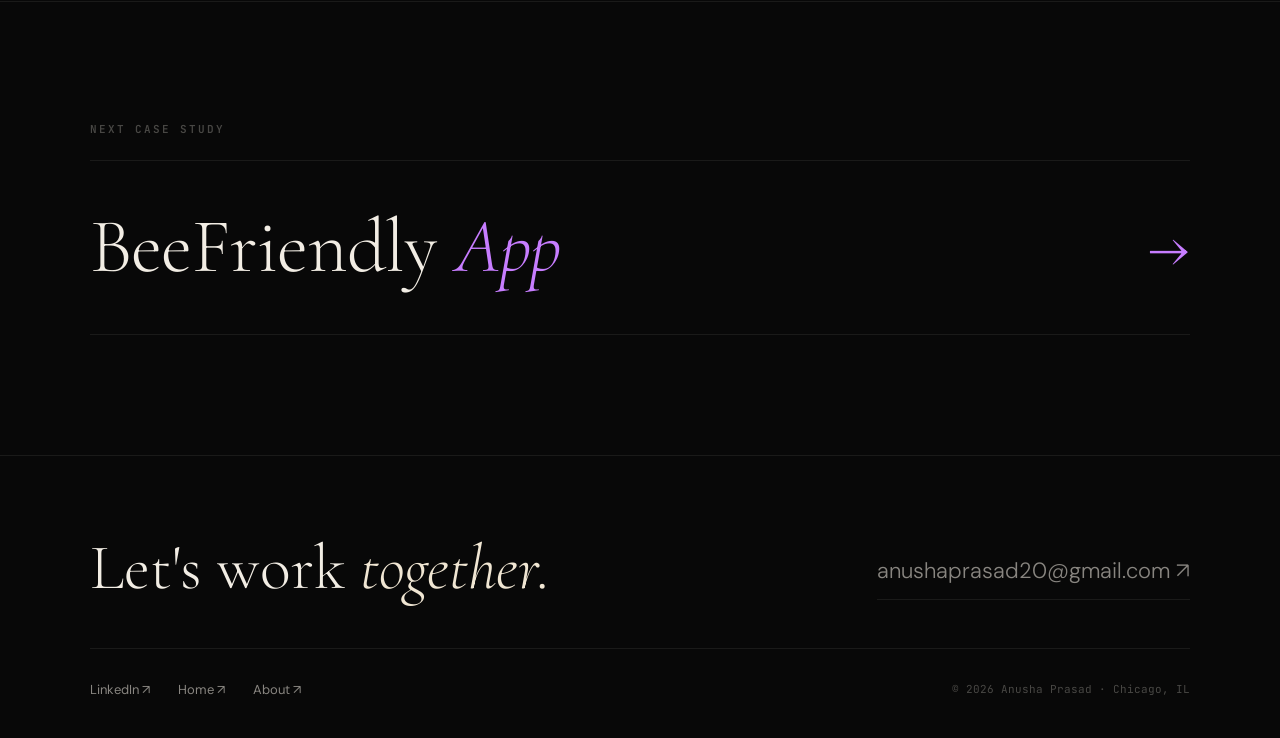
<file: case-cnn.html>
<!DOCTYPE html>
<html lang="en">
<head>
  <meta charset="UTF-8"/>
  <meta name="viewport" content="width=device-width,initial-scale=1.0"/>
  <title>CNN Redesign — Anusha Prasad</title>
  <link rel="preconnect" href="https://fonts.googleapis.com"/>
  <link href="https://fonts.googleapis.com/css2?family=Cormorant+Garamond:ital,wght@0,300;0,400;0,500;1,300;1,400;1,500&family=DM+Sans:opsz,wght@9..40,300;9..40,400;9..40,500;9..40,600;9..40,700;9..40,800&family=JetBrains+Mono:wght@400;500&display=swap" rel="stylesheet"/>
  <link rel="stylesheet" href="assets/case-study.css"/>
  <style>
    :root{ --accent:#C77DFF; --accent-soft:rgba(199,125,255,.13); }
  </style>
</head>
<body>
  <div id="pg"></div>
  <div id="c-dot"></div>
  <div id="c-ring"></div>

  <nav class="cs-nav">
    <div class="cs-nav__pill">
      <a href="index.html" class="cs-nav__logo"><img src="assets/logo.png" alt="AP"/></a>
      <a href="index.html" class="cs-nav__back">
        <svg width="14" height="14" viewBox="0 0 14 14" fill="none"><path d="M9 2L4 7l5 5" stroke="currentColor" stroke-width="1.5" stroke-linecap="round" stroke-linejoin="round"/></svg>
        Back
      </a>
      <a href="index.html#projects" class="cs-nav__link">All Work</a>
      <a href="About.html" class="cs-nav__link">About</a>
    </div>
  </nav>

  <main>
    <section class="cs-hero">
      <div class="cs-hero__bg"></div>
      <div class="cs-hero__inner">
        <div class="reveal in cs-eyebrow">
          <span class="cs-eyebrow__line"></span>
          <span class="cs-eyebrow__num">02 / Case Study</span>
          <span>Information Architecture · UX Research</span>
        </div>
        <h1 class="reveal in reveal-1 cs-title">Rethinking <em>CNN.</em></h1>
        <p class="reveal in reveal-2 cs-tagline">
          Restructuring a <em>news network's</em> information hierarchy for a generation
          that scans, swipes, and second-guesses every headline.
        </p>
        <div class="reveal in reveal-3 cs-meta">
          <div class="cs-meta__cell"><span class="cs-meta__label">Role</span><span class="cs-meta__val">Information Architect · Researcher</span></div>
          <div class="cs-meta__cell"><span class="cs-meta__label">Timeline</span><span class="cs-meta__val">8 Weeks · 2026</span></div>
          <div class="cs-meta__cell"><span class="cs-meta__label">Methods</span><span class="cs-meta__val">Heuristic Evaluation · Card Sorting · Tree Testing</span></div>
          <div class="cs-meta__cell"><span class="cs-meta__label">Tools</span><span class="cs-meta__val">ProvenByUsers</span></div>
        </div>
        <div class="cs-hero-frame">
          <div class="cs-hero-frame__corner cs-hero-frame__corner--tl"></div>
          <div class="cs-hero-frame__corner cs-hero-frame__corner--br"></div>
          <img src="assets/case-study/cnn-thumbnail.png" alt="CNN app wireframes" style="background:#FBE9E7;object-fit:contain;"/>
        </div>
      </div>
    </section>

    <div class="cs-divider"></div>

    <!-- OVERVIEW -->
    <section class="cs-section">
      <div class="cs-section__inner">
        <div class="cs-section__hdr">
          <span class="reveal cs-section__num">02 — Overview</span>
          <h2 class="reveal reveal-1 cs-section__title">Forty <em>top-level</em> categories.<br/>Nobody could find anything.</h2>
        </div>
        <p class="reveal reveal-2 cs-prose">
          CNN's site had grown by accumulation, not architecture. Every new vertical added a tab.
          Every special section earned a flag. The result: <em>cognitive overload</em> on every page,
          and a navigation pattern that punished the user for not already knowing where to look.
        </p>
        <p class="reveal reveal-3 cs-body" style="margin-top:32px">
          <strong>The brief.</strong> Audit the existing IA, identify pain points through user research, and propose
          a restructured hierarchy validated by tree testing — without losing access to any
          existing content or breaking the editorial taxonomy.
        </p>
        <div class="cs-tags reveal reveal-4">
          <span class="cs-tag">Information Architecture</span>
          <span class="cs-tag">UX Research</span>
          <span class="cs-tag">Accessibility</span>
        </div>
      </div>
    </section>

    <!-- AUDIT -->
    <section class="cs-section" style="background:linear-gradient(180deg,transparent,var(--accent-soft) 50%,transparent);">
      <div class="cs-section__inner">
        <div class="cs-section__hdr">
          <span class="reveal cs-section__num">03 — Audit</span>
          <h2 class="reveal reveal-1 cs-section__title">Mapping the <em>mess</em>.</h2>
        </div>
        <p class="reveal reveal-2 cs-body">
          Started with a content audit and heuristic evaluation against Nielsen's 10.
          Scored every navigation entry against five common user goals, and surfaced
          the structural patterns driving confusion.
        </p>
        <div class="cs-methods">
          <div class="reveal reveal-1 cs-method">
            <div class="cs-method__num">Audit / 01</div>
            <h3 class="cs-method__title">40 Top-Level Items</h3>
            <p class="cs-method__desc">Counted across primary nav, mega-menu, and secondary rails. Many duplicated each other; some were vestigial campaigns from prior years.</p>
          </div>
          <div class="reveal reveal-2 cs-method">
            <div class="cs-method__num">Audit / 02</div>
            <h3 class="cs-method__title">7 Tap-Depth Average</h3>
            <p class="cs-method__desc">To reach common content (e.g. local weather, election results), users averaged 7 interactions. Industry benchmark: 3–4.</p>
          </div>
          <div class="reveal reveal-3 cs-method">
            <div class="cs-method__num">Audit / 03</div>
            <h3 class="cs-method__title">12 Heuristic Violations</h3>
            <p class="cs-method__desc">Most severe: inconsistent labeling (same content under multiple labels), and lack of system status during long-form scrolling.</p>
          </div>
        </div>
      </div>
    </section>

    <!-- RESEARCH -->
    <section class="cs-section">
      <div class="cs-section__inner">
        <div class="cs-section__hdr">
          <span class="reveal cs-section__num">04 — Research</span>
          <h2 class="reveal reveal-1 cs-section__title">Letting <em>users</em> sort the chaos.</h2>
        </div>
        <p class="reveal reveal-2 cs-body">
          Open card sorting with 20 participants to surface natural mental models, followed by
          tree testing of a proposed structure with 35 participants. Triangulated qualitative
          patterns from card-sort with task-success metrics from tree testing.
        </p>
        <div class="cs-insights">
          <div class="reveal cs-insight">
            <span class="cs-insight__num">01</span>
            <div>
              <h3 class="cs-insight__title">Users group by topic, not by section.</h3>
              <p class="cs-insight__body">Participants consistently grouped "election results", "local weather", and "stock indices" together as <em>"things I check"</em> — not as Politics / Weather / Business. The taxonomy is editorial; the mental model is utility-first.</p>
            </div>
          </div>
          <div class="reveal reveal-1 cs-insight">
            <span class="cs-insight__num">02</span>
            <div>
              <h3 class="cs-insight__title">"Top stories" is a lifeline, not a default.</h3>
              <p class="cs-insight__body">85% returned to the homepage when lost — and most could not name the section they had been in. Strong global navigation matters more than any single landing page.</p>
            </div>
          </div>
          <div class="reveal reveal-2 cs-insight">
            <span class="cs-insight__num">03</span>
            <div>
              <h3 class="cs-insight__title">Labels carry cognitive weight.</h3>
              <p class="cs-insight__body"><em>"Markets"</em> beat <em>"Business"</em>. <em>"Weather"</em> beat <em>"Forecast"</em>. Concrete nouns won every single A/B label test. Editorial language was consistently rejected by users in favor of plain-spoken alternatives.</p>
            </div>
          </div>
          <div class="reveal reveal-3 cs-insight">
            <span class="cs-insight__num">04</span>
            <div>
              <h3 class="cs-insight__title">Accessibility was an architecture problem.</h3>
              <p class="cs-insight__body">Screen-reader users were forced to traverse 40+ items in linear order. The IA wasn't just confusing visually — it was outright hostile to assistive tech, and no amount of ARIA patches the structure itself.</p>
            </div>
          </div>
        </div>
      </div>
    </section>

    <!-- PROCESS -->
    <section class="cs-section" style="background:linear-gradient(180deg,transparent,rgba(255,255,255,.018) 50%,transparent);">
      <div class="cs-section__inner">
        <div class="cs-section__hdr">
          <span class="reveal cs-section__num">05 — Restructuring</span>
          <h2 class="reveal reveal-1 cs-section__title">From forty <em>tabs</em> to seven.</h2>
        </div>
        <div class="cs-process">
          <div class="reveal cs-step">
            <div class="cs-step__phase">Phase 01 · Inventory</div>
            <h3 class="cs-step__title">Catalogued every URL, label, and rail</h3>
            <p class="cs-step__desc">Built a single source of truth: 40 nav items + 180 sub-pages mapped, with traffic data overlaid to identify low-value entries before any restructuring.</p>
          </div>
          <div class="reveal reveal-1 cs-step">
            <div class="cs-step__phase">Phase 02 · Card Sort</div>
            <h3 class="cs-step__title">Open card sort, 20 participants</h3>
            <p class="cs-step__desc">No labels prescribed. Participants grouped 60 content items and named their own clusters. Surfaced six dominant categories that mapped poorly to the existing seven sections.</p>
          </div>
          <div class="reveal reveal-2 cs-step">
            <div class="cs-step__phase">Phase 03 · Proposed IA</div>
            <h3 class="cs-step__title">Drafted a 7-category hierarchy</h3>
            <p class="cs-step__desc">News · Politics · Markets · Weather · Health · Travel · More. Every existing top-level item rolled up cleanly. Nothing lost, no orphan pages.</p>
          </div>
          <div class="reveal reveal-3 cs-step">
            <div class="cs-step__phase">Phase 04 · Tree Test</div>
            <h3 class="cs-step__title">Validated with 35 participants, 8 tasks</h3>
            <p class="cs-step__desc">Task success climbed from 47% (current IA) to 84% (proposed). Average tap-depth dropped from 7 → 3. Time-to-find cut by 58%.</p>
          </div>
        </div>
      </div>
    </section>

    <!-- METRICS -->
    <section class="cs-section">
      <div class="cs-section__inner">
        <div class="cs-section__hdr">
          <span class="reveal cs-section__num">06 — Outcomes</span>
          <h2 class="reveal reveal-1 cs-section__title">Measurable <em>improvement</em>.</h2>
        </div>
        <div class="cs-metrics">
          <div class="reveal cs-metric">
            <span class="cs-metric__num">+37%</span>
            <span class="cs-metric__label">Task Success</span>
            <span class="cs-metric__sub">47% → 84% across 8 navigation tasks</span>
          </div>
          <div class="reveal reveal-1 cs-metric">
            <span class="cs-metric__num">−58%</span>
            <span class="cs-metric__label">Time to Find</span>
            <span class="cs-metric__sub">Median time across all tested tasks</span>
          </div>
          <div class="reveal reveal-2 cs-metric">
            <span class="cs-metric__num">7→3</span>
            <span class="cs-metric__label">Avg Tap Depth</span>
            <span class="cs-metric__sub">Aligned with industry benchmark</span>
          </div>
        </div>
        <div class="reveal cs-subhead" style="margin-top:80px">
          <span class="cs-subhead__num">The New Sitemap</span>
          <span class="cs-subhead__line"></span>
        </div>
        <h3 class="reveal reveal-1 cs-subhead__title">A <em>seven-category</em> hierarchy.</h3>
        <div class="reveal reveal-2 cs-image-card" style="background:#fff;">
          <img src="assets/case-study/cnn-sitemap-after.png" alt="CNN website sitemap redesign showing 7-category hierarchy"/>
          <div class="cs-image-card__caption">Sitemap — Proposed IA</div>
        </div>

        <div class="reveal cs-subhead" style="margin-top:96px">
          <span class="cs-subhead__num">The New Wireframes</span>
          <span class="cs-subhead__line"></span>
        </div>
        <h3 class="reveal reveal-1 cs-subhead__title">Designed against the <em>new structure</em>.</h3>
        <p class="reveal reveal-2 cs-body" style="margin-top:16px">
          Three task-driven flows were prototyped against the proposed IA: navigating to a news article,
          drilling into a subsection, and accessing Saved Stories from the profile.
        </p>
        <div class="cs-grid-3">
          <div class="reveal cs-image-card" style="background:#fff;"><img src="assets/case-study/cnn-wire-1.png" alt="Task 1 — Navigate to a news article from the Business Section"/><div class="cs-image-card__caption">Task 1 — Business Section</div></div>
          <div class="reveal reveal-1 cs-image-card" style="background:#fff;"><img src="assets/case-study/cnn-wire-2.png" alt="Technology subsection wireframe"/><div class="cs-image-card__caption">Task 1 — Subsection Drill</div></div>
          <div class="reveal reveal-2 cs-image-card" style="background:#fff;"><img src="assets/case-study/cnn-wire-3.png" alt="Task 2 — Navigating to Saved Stories"/><div class="cs-image-card__caption">Task 2 — Saved Stories</div></div>
        </div>
      </div>
    </section>

    <!-- REFLECTION -->
    <section class="cs-section">
      <div class="cs-section__inner">
        <div class="cs-section__hdr">
          <span class="reveal cs-section__num">07 — Reflection</span>
          <h2 class="reveal reveal-1 cs-section__title">What the work <em>taught me</em>.</h2>
        </div>
        <div class="reveal reveal-2 cs-quote">
          <span class="cs-quote__mark">"</span>
          <div>
            <p class="cs-quote__text">
              IA is the part of UX nobody sees when it works — and the only part anyone notices when it doesn't.
              The win wasn't a clever taxonomy. It was that <em>users stopped narrating their failures</em> back to me
              during testing. They just navigated.
            </p>
            <span class="cs-quote__attr">— Reflection, Week 8</span>
          </div>
        </div>
        <p class="cs-body" style="margin-top:48px">
          <strong>Next steps.</strong> Validate the proposed structure with longitudinal data — synthetic
          tree tests catch findability issues but miss <em>retention</em> issues. A live A/B with traffic
          routing would be the next checkpoint, paired with screen-reader user testing to confirm the
          accessibility gains hold up in production.
        </p>
      </div>
    </section>

    <!-- APPENDIX -->
    <section class="cs-section" style="background:linear-gradient(180deg,transparent,rgba(255,255,255,.018) 50%,transparent);">
      <div class="cs-section__inner">
        <div class="cs-section__hdr">
          <span class="reveal cs-section__num">08 — Appendix</span>
          <h2 class="reveal reveal-1 cs-section__title">Research <em>artifacts</em>.</h2>
        </div>
        <p class="reveal reveal-2 cs-body">
          Full source material referenced throughout this case study — heuristic evaluation scorecards,
          card-sort agreement matrices, and tree-test pilot results.
        </p>

        <div class="reveal cs-subhead" style="margin-top:48px">
          <span class="cs-subhead__num">A · Heuristic Evaluation</span>
          <span class="cs-subhead__line"></span>
        </div>
        <div class="cs-grid-2">
          <div class="reveal cs-image-card" style="background:#fff;"><img src="assets/case-study/cnn-heuristic-1.png" alt="Heuristic evaluation Task 1"/><div class="cs-image-card__caption">Task 1 — Business Section</div></div>
          <div class="reveal reveal-1 cs-image-card" style="background:#fff;"><img src="assets/case-study/cnn-heuristic-2.png" alt="Heuristic evaluation Task 2"/><div class="cs-image-card__caption">Task 2 — Saved Stories</div></div>
        </div>

        <div class="reveal cs-subhead" style="margin-top:72px">
          <span class="cs-subhead__num">B · Card Sort & Tree Test</span>
          <span class="cs-subhead__line"></span>
        </div>
        <div class="cs-grid-2">
          <div class="reveal cs-image-card" style="background:#fff;"><img src="assets/case-study/cnn-card-sort.png" alt="Card sort pilot results"/><div class="cs-image-card__caption">Card Sort — Pilot Results</div></div>
          <div class="reveal reveal-1 cs-image-card" style="background:#fff;"><img src="assets/case-study/cnn-tree-test.png" alt="Tree test pilot results"/><div class="cs-image-card__caption">Tree Test — Pilot Results</div></div>
        </div>
      </div>
    </section>

    <!-- NEXT -->
    <section class="cs-next">
      <div class="cs-next__inner">
        <div class="cs-next__lbl">Next Case Study</div>
        <a href="case-beefriendly.html" class="cs-next__link">
          <span class="cs-next__title">BeeFriendly <em>App</em></span>
          <span class="cs-next__arr">→</span>
        </a>
      </div>
    </section>

    <footer class="cs-footer">
      <div class="cs-footer__inner">
        <div class="cs-footer__top">
          <h2 class="cs-footer__title">Let's work <em>together.</em></h2>
          <a href="mailto:anushaprasad20@gmail.com" class="cs-footer__email">anushaprasad20@gmail.com ↗</a>
        </div>
        <div class="cs-footer__bottom">
          <div class="cs-footer__socials">
            <a href="https://www.linkedin.com/in/anushaprasad20/" target="_blank" rel="noopener" class="cs-footer__social">LinkedIn ↗</a>
            <a href="index.html" class="cs-footer__social">Home ↗</a>
            <a href="About.html" class="cs-footer__social">About ↗</a>
          </div>
          <span class="cs-footer__copy">© 2026 Anusha Prasad · Chicago, IL</span>
        </div>
      </div>
    </footer>
  </main>

  <script>
    const dot=document.getElementById('c-dot'),ring=document.getElementById('c-ring');
    let mx=-200,my=-200,rx=-200,ry=-200;
    window.addEventListener('mousemove',e=>{mx=e.clientX;my=e.clientY;});
    document.addEventListener('mouseover',e=>{
      const isLink=e.target.closest('a,button,[data-mag]');
      const isImg=e.target.closest('.cs-shot,.cs-hero-frame');
      const isText=e.target.closest('p,h1,h2,h3,h4');
      if(isImg) document.body.className='c-img';
      else if(isLink) document.body.className='c-link';
      else if(isText) document.body.className='c-text';
      else document.body.className='';
    });
    (function loop(){
      dot.style.left=mx+'px'; dot.style.top=my+'px';
      rx+=(mx-rx)*.09; ry+=(my-ry)*.09;
      ring.style.left=rx+'px'; ring.style.top=ry+'px';
      requestAnimationFrame(loop);
    })();

    window.addEventListener('scroll',()=>{
      const p=Math.min(window.scrollY/(document.body.scrollHeight-window.innerHeight)*100,100);
      document.getElementById('pg').style.width=p+'%';
    },{passive:true});

    const obs=new IntersectionObserver((entries)=>{
      entries.forEach(e=>{
        if(e.isIntersecting){e.target.classList.add('in');obs.unobserve(e.target);}
      });
    },{threshold:.12,rootMargin:'0px 0px -40px 0px'});
    document.querySelectorAll('.reveal,.cs-divider').forEach(el=>obs.observe(el));
  </script>
</body>
</html>
</file>
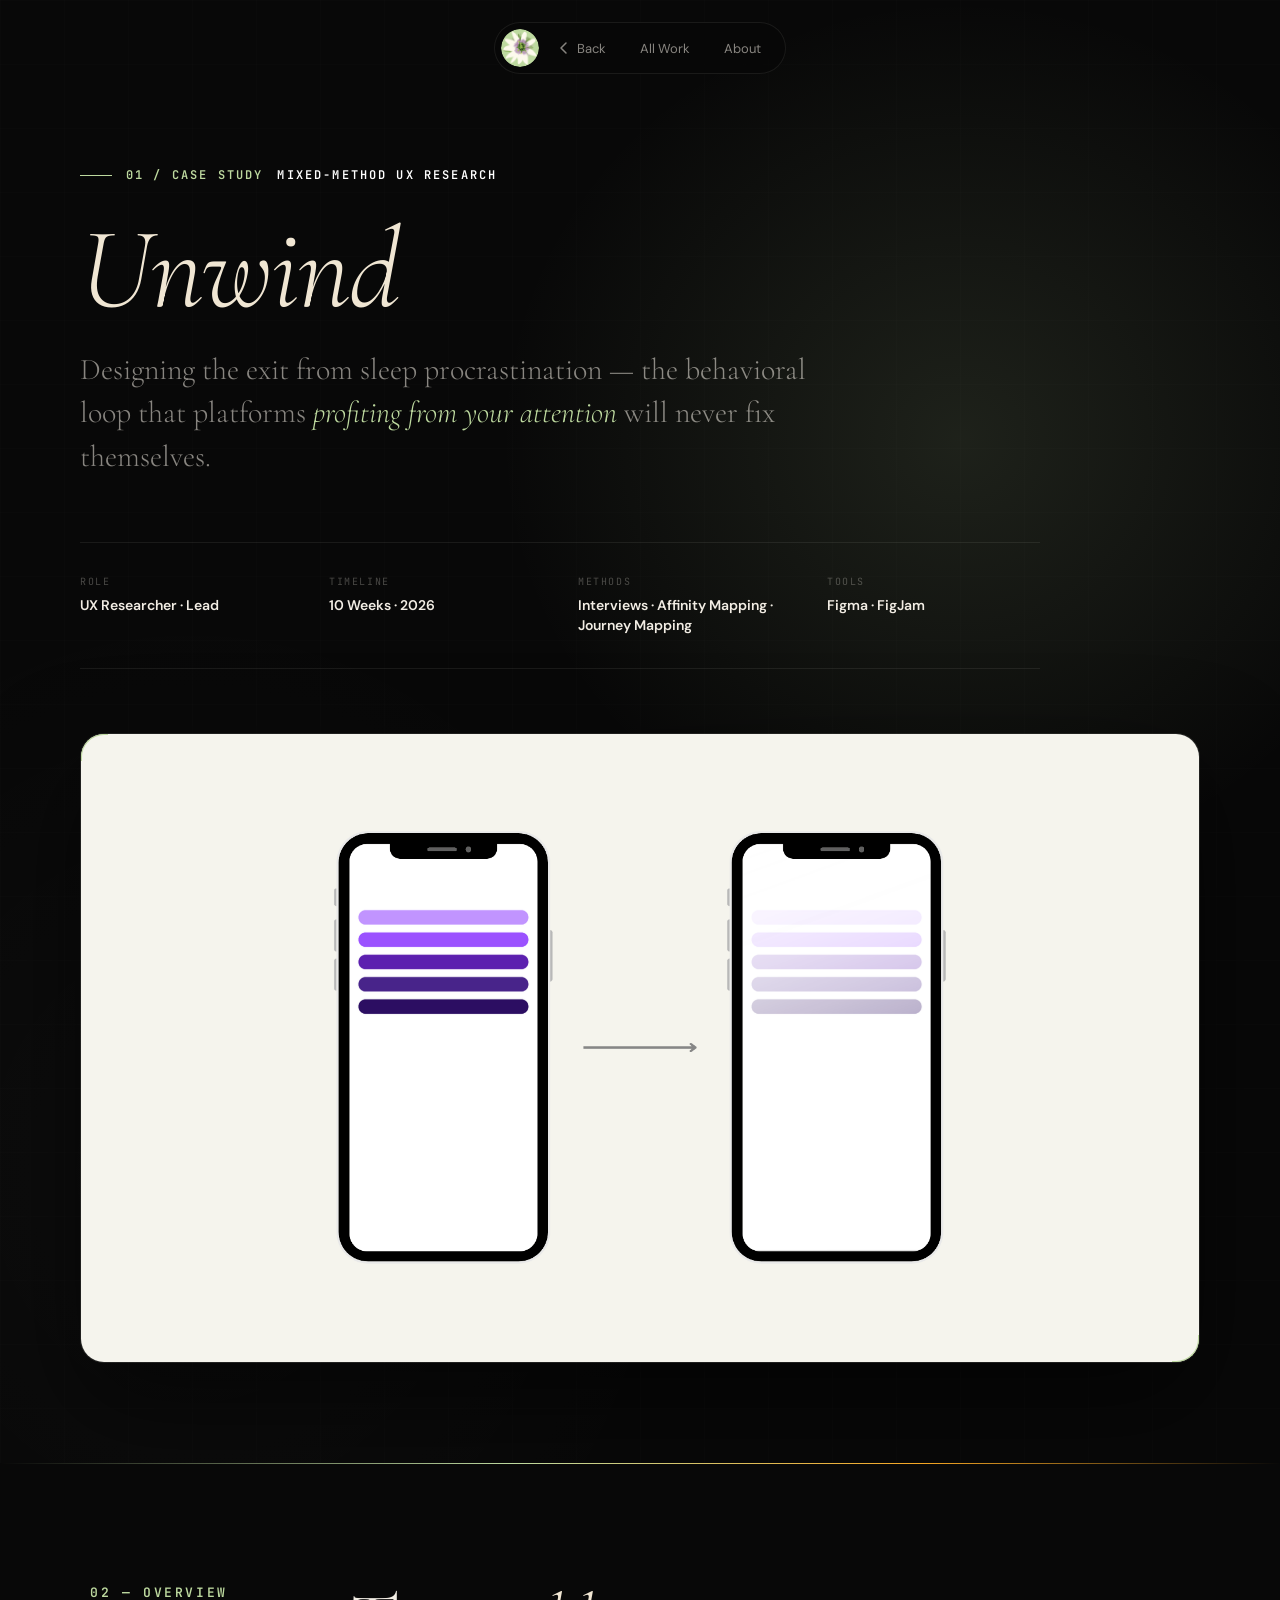
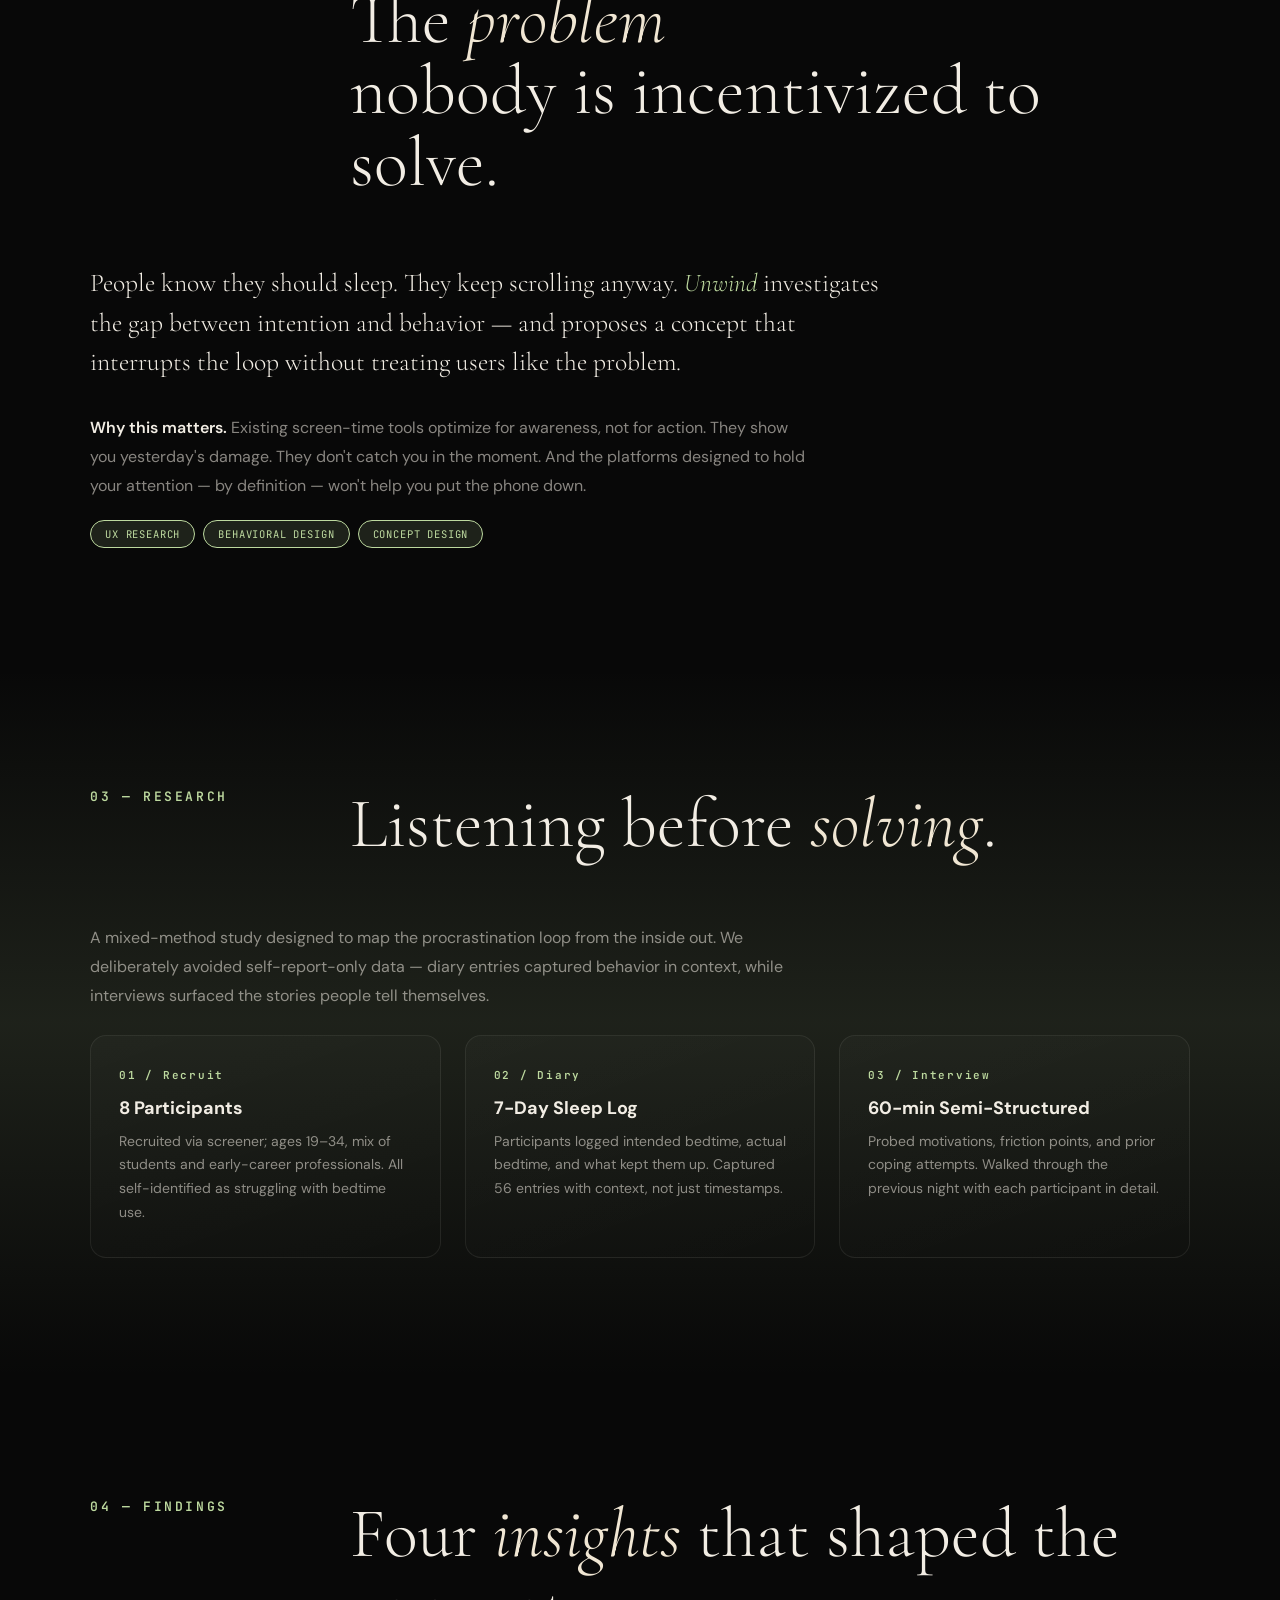
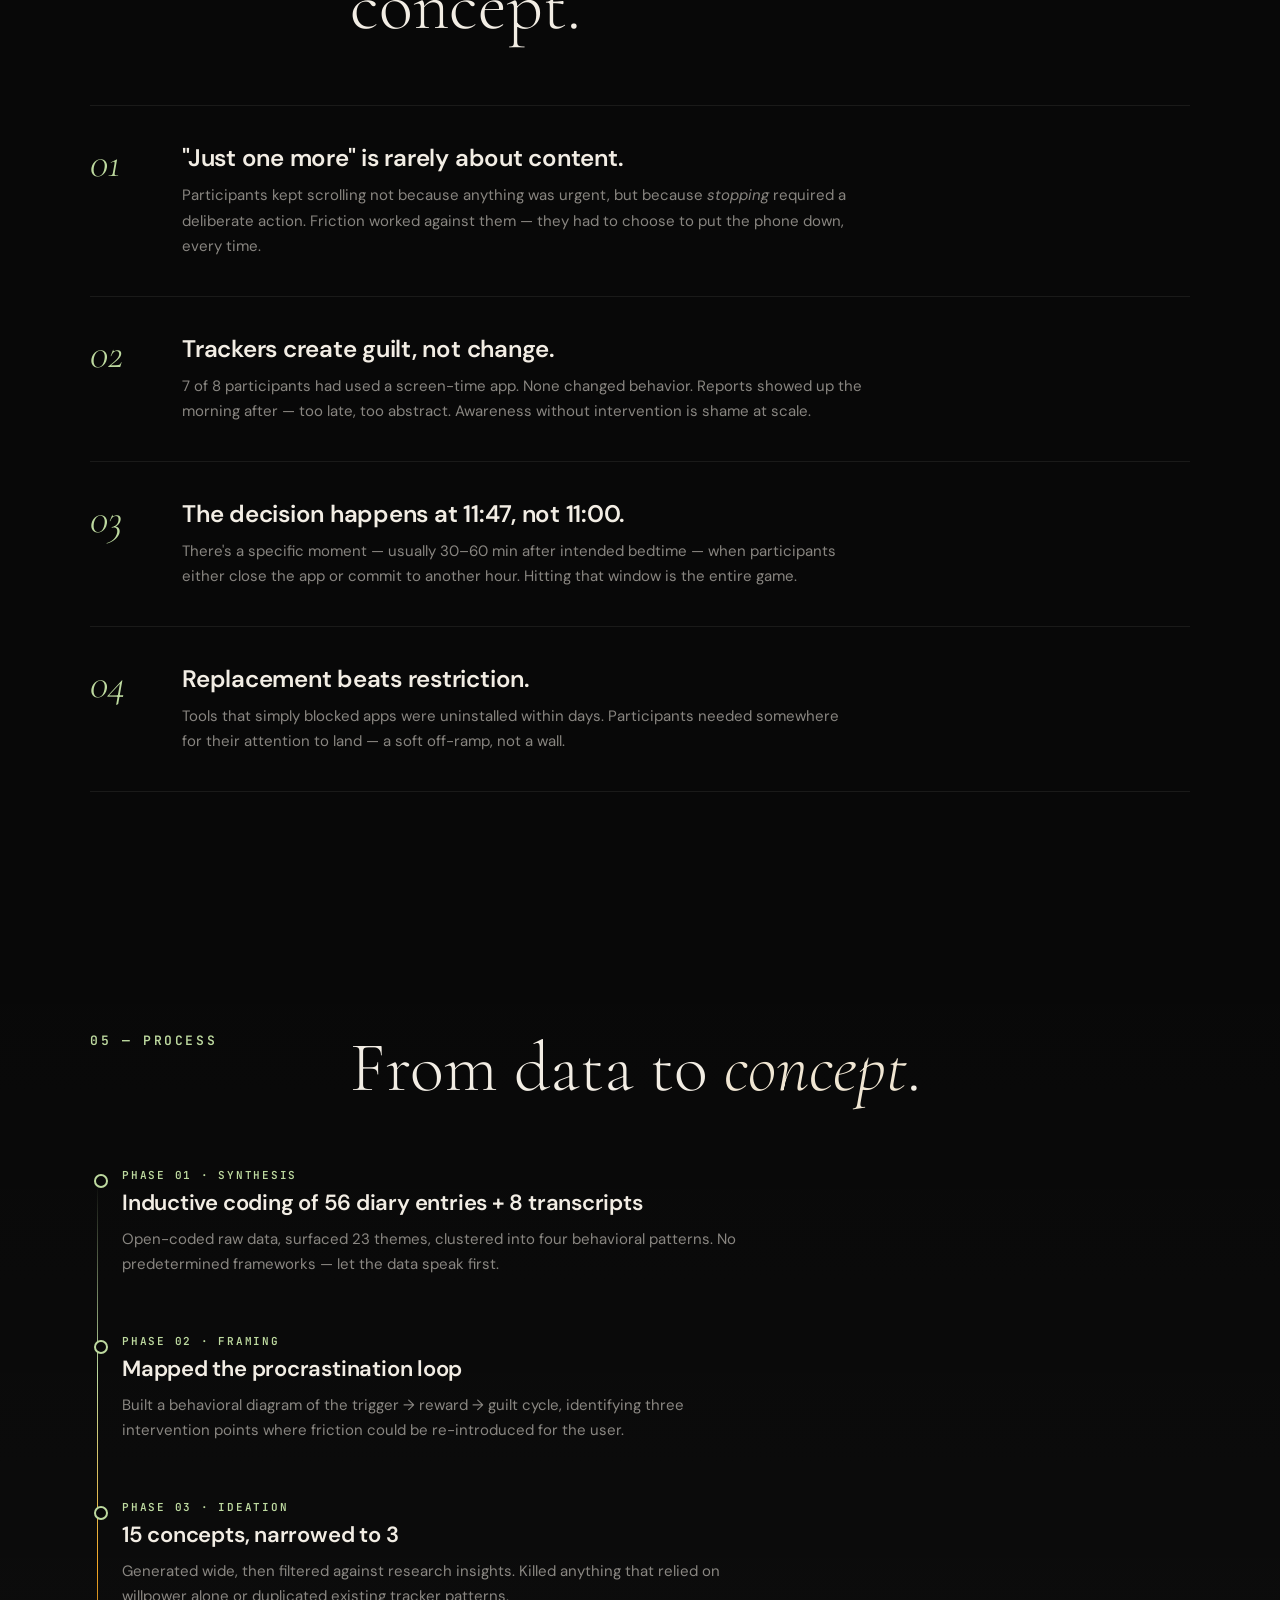
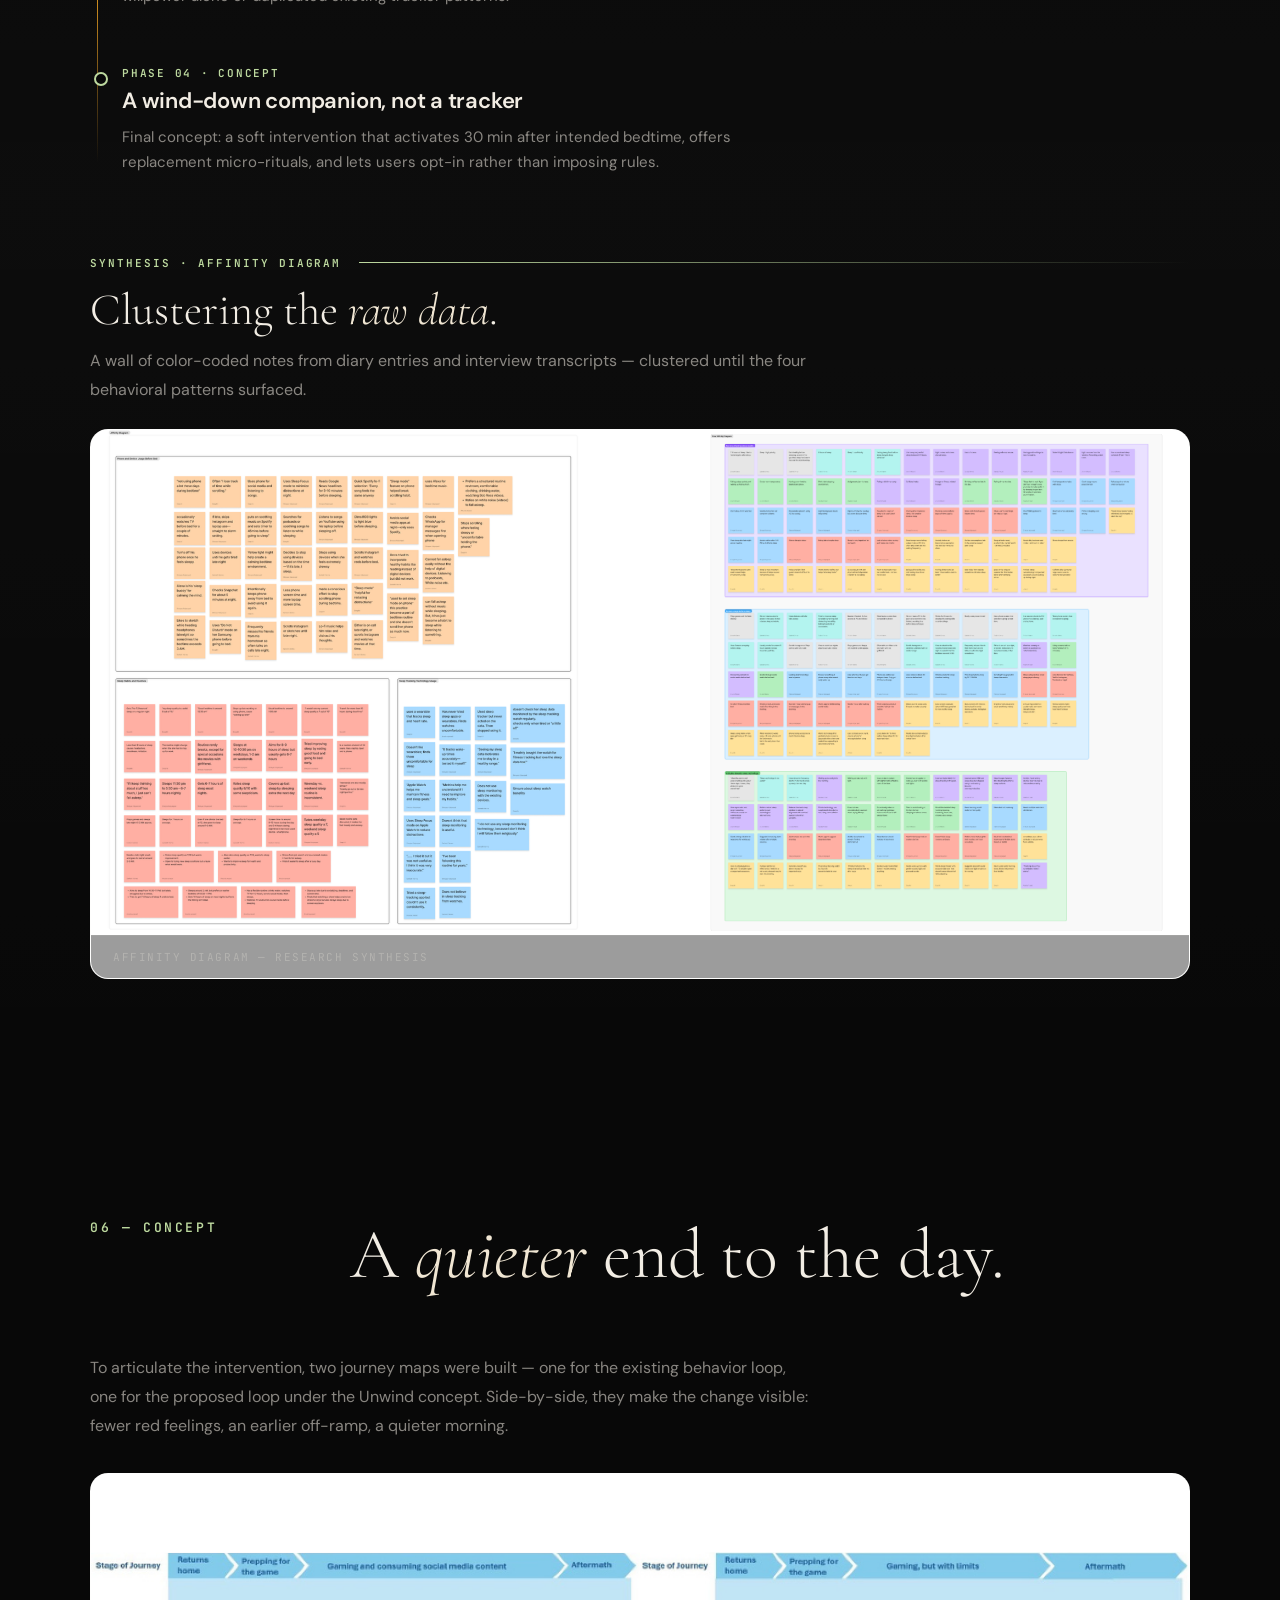
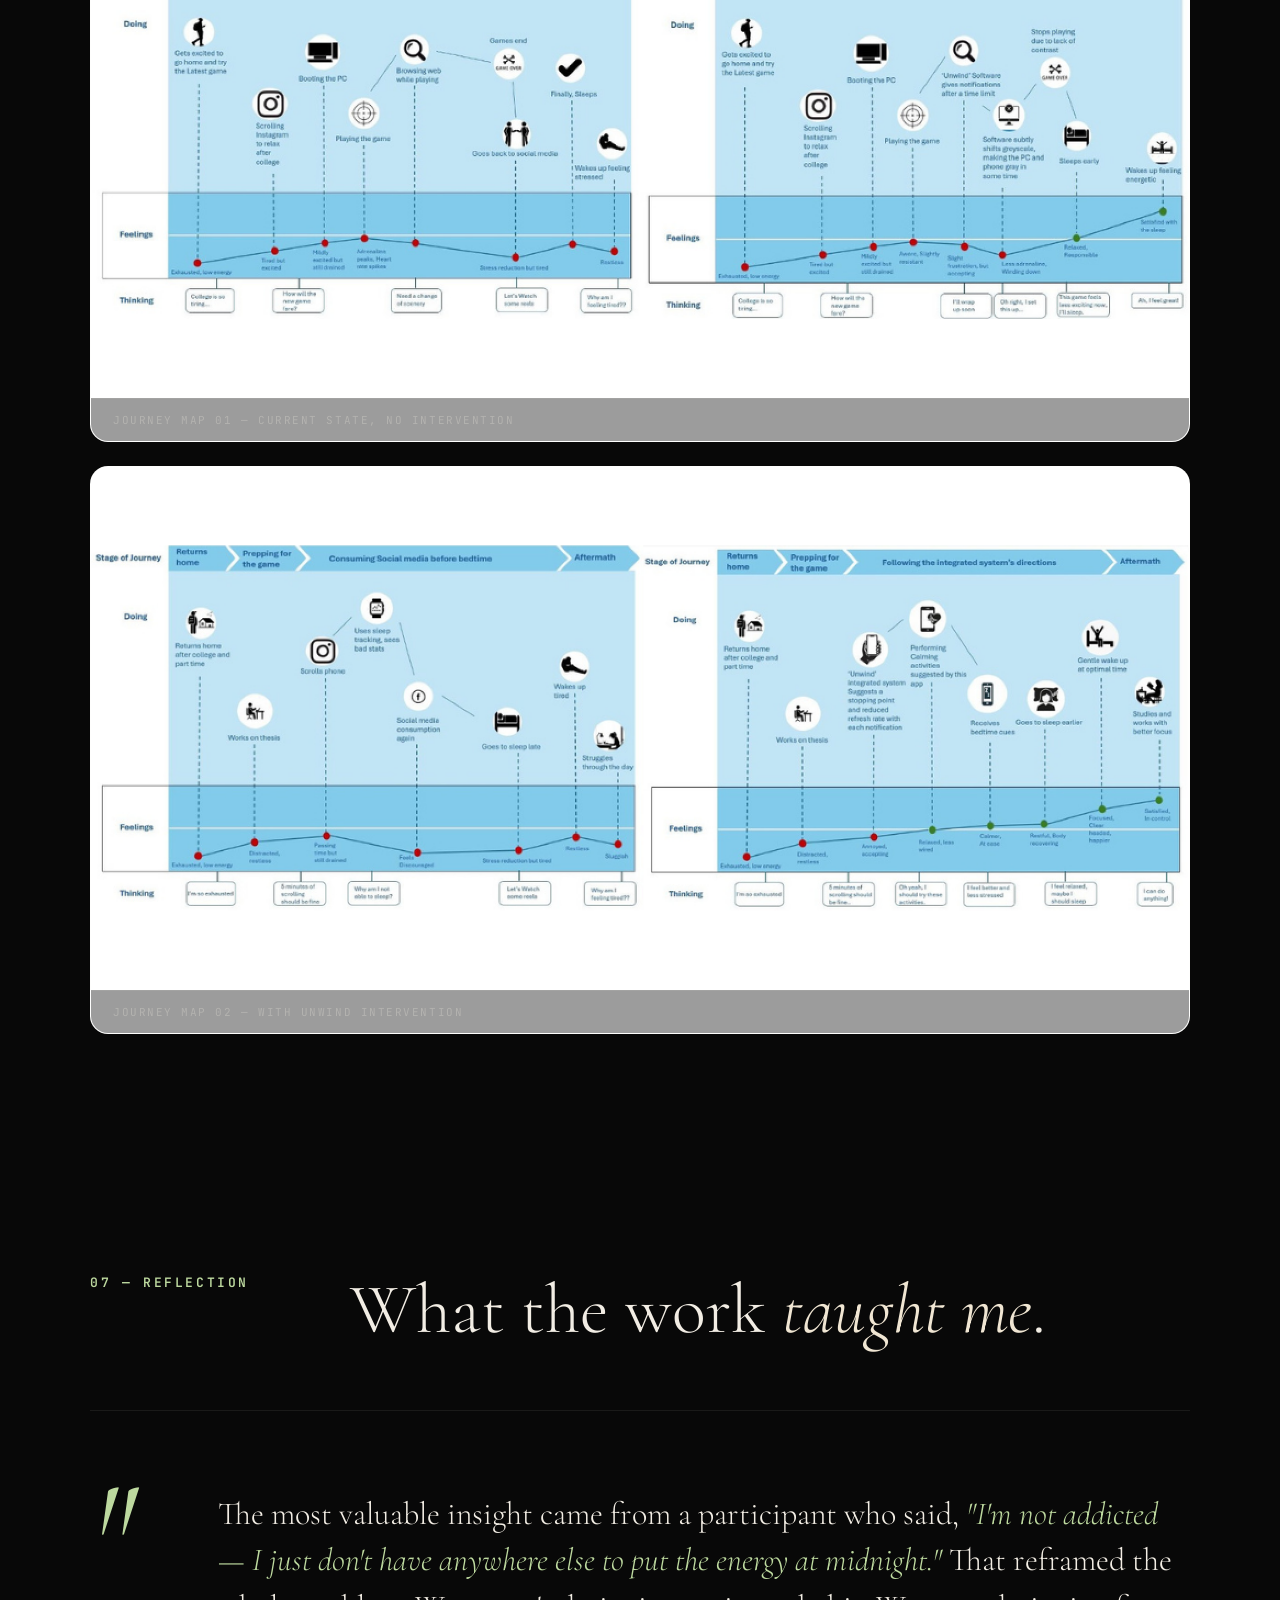
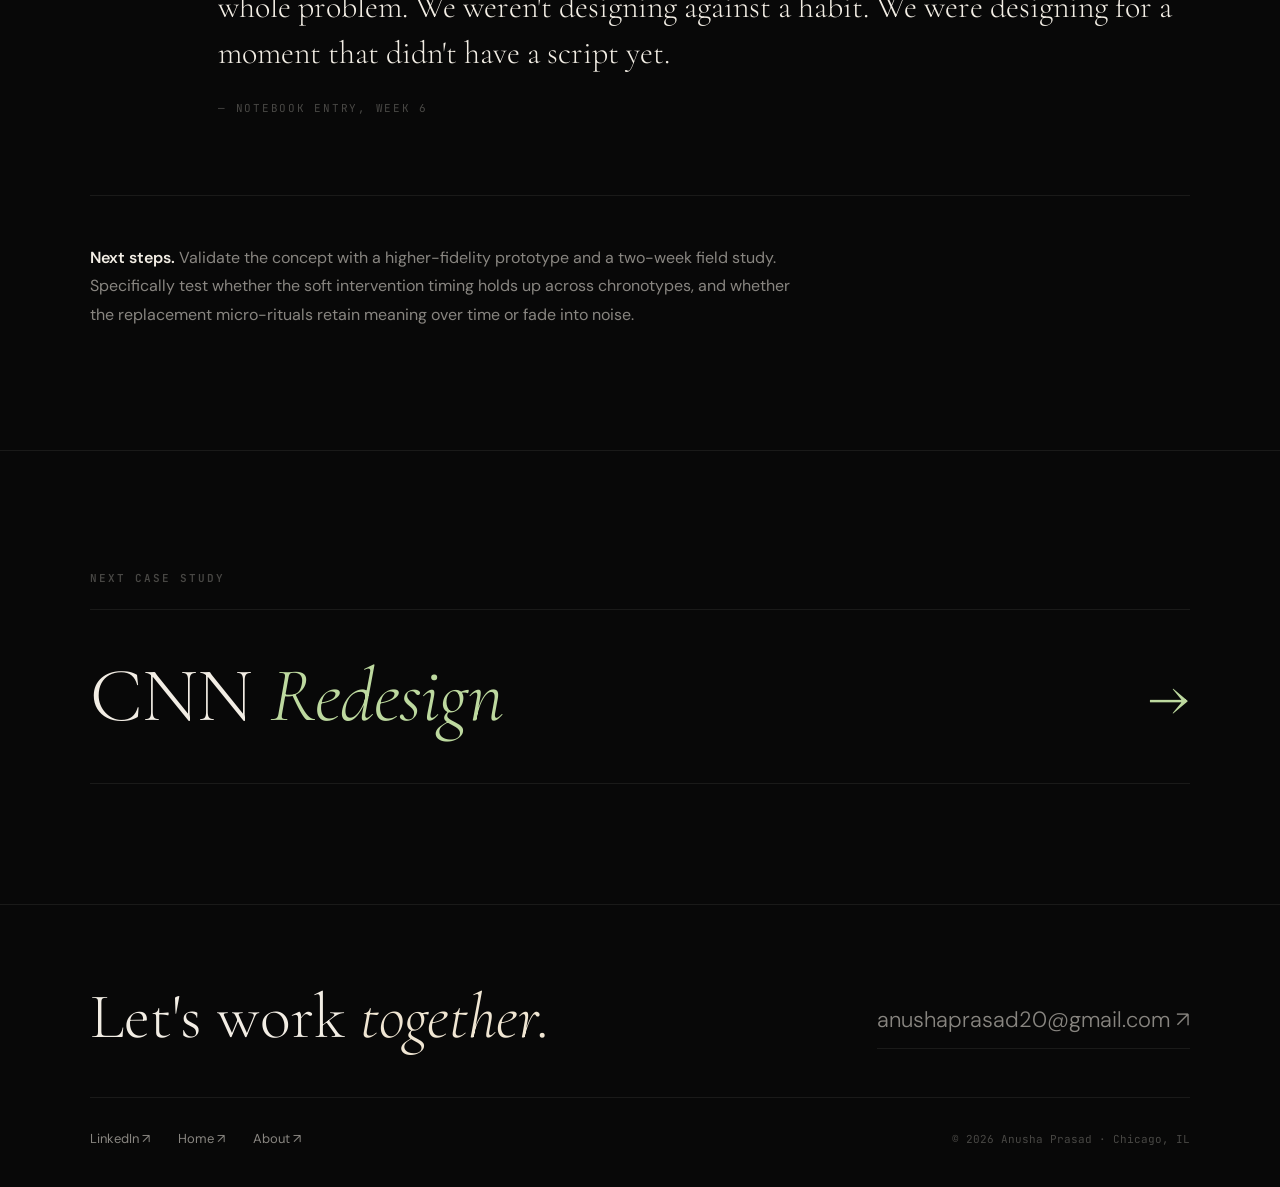
<file: case-unwind.html>
<!DOCTYPE html>
<html lang="en">
<head>
  <meta charset="UTF-8"/>
  <meta name="viewport" content="width=device-width,initial-scale=1.0"/>
  <title>Unwind — Anusha Prasad</title>
  <link rel="preconnect" href="https://fonts.googleapis.com"/>
  <link href="https://fonts.googleapis.com/css2?family=Cormorant+Garamond:ital,wght@0,300;0,400;0,500;1,300;1,400;1,500&family=DM+Sans:opsz,wght@9..40,300;9..40,400;9..40,500;9..40,600;9..40,700;9..40,800&family=JetBrains+Mono:wght@400;500&display=swap" rel="stylesheet"/>
  <link rel="stylesheet" href="assets/case-study.css"/>
  <style>
    :root{ --accent:#BDD99F; --accent-soft:rgba(189,217,159,.12); }
  </style>
</head>
<body>
  <div id="pg"></div>
  <div id="c-dot"></div>
  <div id="c-ring"></div>

  <!-- NAV -->
  <nav class="cs-nav">
    <div class="cs-nav__pill">
      <a href="index.html" class="cs-nav__logo"><img src="assets/logo.png" alt="AP"/></a>
      <a href="index.html" class="cs-nav__back">
        <svg width="14" height="14" viewBox="0 0 14 14" fill="none"><path d="M9 2L4 7l5 5" stroke="currentColor" stroke-width="1.5" stroke-linecap="round" stroke-linejoin="round"/></svg>
        Back
      </a>
      <a href="index.html#projects" class="cs-nav__link">All Work</a>
      <a href="About.html" class="cs-nav__link">About</a>
    </div>
  </nav>

  <main>
    <!-- HERO -->
    <section class="cs-hero">
      <div class="cs-hero__bg"></div>
      <div class="cs-hero__inner">
        <div class="reveal in cs-eyebrow">
          <span class="cs-eyebrow__line"></span>
          <span class="cs-eyebrow__num">01 / Case Study</span>
          <span>Mixed-Method UX Research</span>
        </div>
        <h1 class="reveal in reveal-1 cs-title"><em>Unwind</em></h1>
        <p class="reveal in reveal-2 cs-tagline">
          Designing the exit from sleep procrastination — the behavioral loop that platforms
          <em>profiting from your attention</em> will never fix themselves.
        </p>
        <div class="reveal in reveal-3 cs-meta">
          <div class="cs-meta__cell"><span class="cs-meta__label">Role</span><span class="cs-meta__val">UX Researcher · Lead</span></div>
          <div class="cs-meta__cell"><span class="cs-meta__label">Timeline</span><span class="cs-meta__val">10 Weeks · 2026</span></div>
          <div class="cs-meta__cell"><span class="cs-meta__label">Methods</span><span class="cs-meta__val">Interviews · Affinity Mapping · Journey Mapping</span></div>
          <div class="cs-meta__cell"><span class="cs-meta__label">Tools</span><span class="cs-meta__val">Figma · FigJam</span></div>
        </div>
        <div class="cs-hero-frame">
          <div class="cs-hero-frame__corner cs-hero-frame__corner--tl"></div>
          <div class="cs-hero-frame__corner cs-hero-frame__corner--br"></div>
          <img src="assets/project1-hero.png" alt="Unwind concept screens" onerror="this.style.display='none';this.parentElement.querySelector('.cs-hero-frame__placeholder').style.display='block';"/>
          <span class="cs-hero-frame__placeholder" style="display:none">UNWIND</span>
        </div>
      </div>
    </section>

    <div class="cs-divider"></div>

    <!-- OVERVIEW -->
    <section class="cs-section">
      <div class="cs-section__inner">
        <div class="cs-section__hdr">
          <span class="reveal cs-section__num">02 — Overview</span>
          <h2 class="reveal reveal-1 cs-section__title">The <em>problem</em><br/>nobody is incentivized to solve.</h2>
        </div>
        <p class="reveal reveal-2 cs-prose">
          People know they should sleep. They keep scrolling anyway. <em>Unwind</em> investigates
          the gap between intention and behavior — and proposes a concept that interrupts the loop
          without treating users like the problem.
        </p>
        <p class="reveal reveal-3 cs-body" style="margin-top:32px">
          <strong>Why this matters.</strong> Existing screen-time tools optimize for awareness, not for action. They show
          you yesterday's damage. They don't catch you in the moment. And the platforms designed to
          hold your attention — by definition — won't help you put the phone down.
        </p>
        <div class="cs-tags reveal reveal-4">
          <span class="cs-tag">UX Research</span>
          <span class="cs-tag">Behavioral Design</span>
          <span class="cs-tag">Concept Design</span>
        </div>
      </div>
    </section>

    <!-- RESEARCH -->
    <section class="cs-section" style="background:linear-gradient(180deg,transparent,var(--accent-soft) 50%,transparent);">
      <div class="cs-section__inner">
        <div class="cs-section__hdr">
          <span class="reveal cs-section__num">03 — Research</span>
          <h2 class="reveal reveal-1 cs-section__title">Listening before <em>solving</em>.</h2>
        </div>
        <p class="reveal reveal-2 cs-body">
          A mixed-method study designed to map the procrastination loop from the inside out.
          We deliberately avoided self-report-only data — diary entries captured behavior in
          context, while interviews surfaced the stories people tell themselves.
        </p>
        <div class="cs-methods">
          <div class="reveal reveal-1 cs-method">
            <div class="cs-method__num">01 / Recruit</div>
            <h3 class="cs-method__title">8 Participants</h3>
            <p class="cs-method__desc">Recruited via screener; ages 19–34, mix of students and early-career professionals. All self-identified as struggling with bedtime use.</p>
          </div>
          <div class="reveal reveal-2 cs-method">
            <div class="cs-method__num">02 / Diary</div>
            <h3 class="cs-method__title">7-Day Sleep Log</h3>
            <p class="cs-method__desc">Participants logged intended bedtime, actual bedtime, and what kept them up. Captured 56 entries with context, not just timestamps.</p>
          </div>
          <div class="reveal reveal-3 cs-method">
            <div class="cs-method__num">03 / Interview</div>
            <h3 class="cs-method__title">60-min Semi-Structured</h3>
            <p class="cs-method__desc">Probed motivations, friction points, and prior coping attempts. Walked through the previous night with each participant in detail.</p>
          </div>
        </div>
      </div>
    </section>

    <!-- INSIGHTS -->
    <section class="cs-section">
      <div class="cs-section__inner">
        <div class="cs-section__hdr">
          <span class="reveal cs-section__num">04 — Findings</span>
          <h2 class="reveal reveal-1 cs-section__title">Four <em>insights</em> that shaped the concept.</h2>
        </div>
        <div class="cs-insights">
          <div class="reveal cs-insight">
            <span class="cs-insight__num">01</span>
            <div>
              <h3 class="cs-insight__title">"Just one more" is rarely about content.</h3>
              <p class="cs-insight__body">Participants kept scrolling not because anything was urgent, but because <em>stopping</em> required a deliberate action. Friction worked against them — they had to choose to put the phone down, every time.</p>
            </div>
          </div>
          <div class="reveal reveal-1 cs-insight">
            <span class="cs-insight__num">02</span>
            <div>
              <h3 class="cs-insight__title">Trackers create guilt, not change.</h3>
              <p class="cs-insight__body">7 of 8 participants had used a screen-time app. None changed behavior. Reports showed up the morning after — too late, too abstract. Awareness without intervention is shame at scale.</p>
            </div>
          </div>
          <div class="reveal reveal-2 cs-insight">
            <span class="cs-insight__num">03</span>
            <div>
              <h3 class="cs-insight__title">The decision happens at 11:47, not 11:00.</h3>
              <p class="cs-insight__body">There's a specific moment — usually 30–60 min after intended bedtime — when participants either close the app or commit to another hour. Hitting that window is the entire game.</p>
            </div>
          </div>
          <div class="reveal reveal-3 cs-insight">
            <span class="cs-insight__num">04</span>
            <div>
              <h3 class="cs-insight__title">Replacement beats restriction.</h3>
              <p class="cs-insight__body">Tools that simply blocked apps were uninstalled within days. Participants needed somewhere for their attention to land — a soft off-ramp, not a wall.</p>
            </div>
          </div>
        </div>
      </div>
    </section>

    <!-- PROCESS -->
    <section class="cs-section" style="background:linear-gradient(180deg,transparent,rgba(255,255,255,.018) 50%,transparent);">
      <div class="cs-section__inner">
        <div class="cs-section__hdr">
          <span class="reveal cs-section__num">05 — Process</span>
          <h2 class="reveal reveal-1 cs-section__title">From data to <em>concept</em>.</h2>
        </div>
        <div class="cs-process">
          <div class="reveal cs-step">
            <div class="cs-step__phase">Phase 01 · Synthesis</div>
            <h3 class="cs-step__title">Inductive coding of 56 diary entries + 8 transcripts</h3>
            <p class="cs-step__desc">Open-coded raw data, surfaced 23 themes, clustered into four behavioral patterns. No predetermined frameworks — let the data speak first.</p>
          </div>
          <div class="reveal reveal-1 cs-step">
            <div class="cs-step__phase">Phase 02 · Framing</div>
            <h3 class="cs-step__title">Mapped the procrastination loop</h3>
            <p class="cs-step__desc">Built a behavioral diagram of the trigger → reward → guilt cycle, identifying three intervention points where friction could be re-introduced for the user.</p>
          </div>
          <div class="reveal reveal-2 cs-step">
            <div class="cs-step__phase">Phase 03 · Ideation</div>
            <h3 class="cs-step__title">15 concepts, narrowed to 3</h3>
            <p class="cs-step__desc">Generated wide, then filtered against research insights. Killed anything that relied on willpower alone or duplicated existing tracker patterns.</p>
          </div>
          <div class="reveal reveal-3 cs-step">
            <div class="cs-step__phase">Phase 04 · Concept</div>
            <h3 class="cs-step__title">A wind-down companion, not a tracker</h3>
            <p class="cs-step__desc">Final concept: a soft intervention that activates 30 min after intended bedtime, offers replacement micro-rituals, and lets users opt-in rather than imposing rules.</p>
          </div>
        </div>

        <div class="reveal cs-subhead" style="margin-top:80px">
          <span class="cs-subhead__num">Synthesis · Affinity Diagram</span>
          <span class="cs-subhead__line"></span>
        </div>
        <h3 class="reveal reveal-1 cs-subhead__title">Clustering the <em>raw data</em>.</h3>
        <p class="reveal reveal-2 cs-body" style="margin-top:12px">
          A wall of color-coded notes from diary entries and interview transcripts — clustered until
          the four behavioral patterns surfaced.
        </p>
        <div class="reveal reveal-3 cs-image-card" style="background:#fff;">
          <img src="assets/case-study/unwind-affinity.png" alt="Unwind affinity diagram — clustered themes from research synthesis"/>
          <div class="cs-image-card__caption">Affinity Diagram — Research synthesis</div>
        </div>
      </div>
    </section>

    <!-- SOLUTION SHOTS -->
    <section class="cs-section">
      <div class="cs-section__inner">
        <div class="cs-section__hdr">
          <span class="reveal cs-section__num">06 — Concept</span>
          <h2 class="reveal reveal-1 cs-section__title">A <em>quieter</em> end to the day.</h2>
        </div>
        <p class="reveal reveal-2 cs-body">
          To articulate the intervention, two journey maps were built — one for the existing behavior loop,
          one for the proposed loop under the Unwind concept. Side-by-side, they make the change visible:
          fewer red feelings, an earlier off-ramp, a quieter morning.
        </p>
        <div class="reveal cs-image-card" style="background:#fff;margin-top:32px;">
          <img src="assets/case-study/unwind-journey-1.png" alt="Unwind journey map — current state without intervention"/>
          <div class="cs-image-card__caption">Journey Map 01 — Current state, no intervention</div>
        </div>
        <div class="reveal reveal-1 cs-image-card" style="background:#fff;margin-top:24px;">
          <img src="assets/case-study/unwind-journey-2.png" alt="Unwind journey map — with Unwind app intervention"/>
          <div class="cs-image-card__caption">Journey Map 02 — With Unwind intervention</div>
        </div>
      </div>
    </section>

    <!-- REFLECTION -->
    <section class="cs-section">
      <div class="cs-section__inner">
        <div class="cs-section__hdr">
          <span class="reveal cs-section__num">07 — Reflection</span>
          <h2 class="reveal reveal-1 cs-section__title">What the work <em>taught me</em>.</h2>
        </div>
        <div class="reveal reveal-2 cs-quote">
          <span class="cs-quote__mark">"</span>
          <div>
            <p class="cs-quote__text">
              The most valuable insight came from a participant who said,
              <em>"I'm not addicted — I just don't have anywhere else to put the energy at midnight."</em>
              That reframed the whole problem. We weren't designing against a habit. We were designing
              for a moment that didn't have a script yet.
            </p>
            <span class="cs-quote__attr">— Notebook entry, Week 6</span>
          </div>
        </div>
        <p class="cs-body" style="margin-top:48px">
          <strong>Next steps.</strong> Validate the concept with a higher-fidelity prototype and a
          two-week field study. Specifically test whether the soft intervention timing holds up
          across chronotypes, and whether the replacement micro-rituals retain meaning over time
          or fade into noise.
        </p>
      </div>
    </section>

    <!-- NEXT PROJECT -->
    <section class="cs-next">
      <div class="cs-next__inner">
        <div class="cs-next__lbl">Next Case Study</div>
        <a href="case-cnn.html" class="cs-next__link">
          <span class="cs-next__title">CNN <em>Redesign</em></span>
          <span class="cs-next__arr">→</span>
        </a>
      </div>
    </section>

    <!-- FOOTER -->
    <footer class="cs-footer">
      <div class="cs-footer__inner">
        <div class="cs-footer__top">
          <h2 class="cs-footer__title">Let's work <em>together.</em></h2>
          <a href="mailto:anushaprasad20@gmail.com" class="cs-footer__email">anushaprasad20@gmail.com ↗</a>
        </div>
        <div class="cs-footer__bottom">
          <div class="cs-footer__socials">
            <a href="https://www.linkedin.com/in/anushaprasad20/" target="_blank" rel="noopener" class="cs-footer__social">LinkedIn ↗</a>
            <a href="index.html" class="cs-footer__social">Home ↗</a>
            <a href="About.html" class="cs-footer__social">About ↗</a>
          </div>
          <span class="cs-footer__copy">© 2026 Anusha Prasad · Chicago, IL</span>
        </div>
      </div>
    </footer>
  </main>

  <script>
    // Cursor
    const dot=document.getElementById('c-dot'),ring=document.getElementById('c-ring');
    let mx=-200,my=-200,rx=-200,ry=-200;
    window.addEventListener('mousemove',e=>{mx=e.clientX;my=e.clientY;});
    document.addEventListener('mouseover',e=>{
      const isLink=e.target.closest('a,button,[data-mag]');
      const isImg=e.target.closest('.cs-shot,.cs-hero-frame');
      const isText=e.target.closest('p,h1,h2,h3,h4');
      if(isImg) document.body.className='c-img';
      else if(isLink) document.body.className='c-link';
      else if(isText) document.body.className='c-text';
      else document.body.className='';
    });
    (function loop(){
      dot.style.left=mx+'px'; dot.style.top=my+'px';
      rx+=(mx-rx)*.09; ry+=(my-ry)*.09;
      ring.style.left=rx+'px'; ring.style.top=ry+'px';
      requestAnimationFrame(loop);
    })();

    // Scroll progress
    window.addEventListener('scroll',()=>{
      const p=Math.min(window.scrollY/(document.body.scrollHeight-window.innerHeight)*100,100);
      document.getElementById('pg').style.width=p+'%';
    },{passive:true});

    // Reveal on scroll
    const obs=new IntersectionObserver((entries)=>{
      entries.forEach(e=>{
        if(e.isIntersecting){e.target.classList.add('in');obs.unobserve(e.target);}
      });
    },{threshold:.12,rootMargin:'0px 0px -40px 0px'});
    document.querySelectorAll('.reveal,.cs-divider').forEach(el=>obs.observe(el));
  </script>
</body>
</html>
</file>
<file: assets/case-study.css>
/* ───────────────────────────────────────────────────────────
   CASE STUDY — shared stylesheet
   Used by case-unwind.html, case-cnn.html, case-beefriendly.html
   Each page sets its own --accent + --accent-soft on :root
   ─────────────────────────────────────────────────────────── */

:root{
  --bg:#080808; --text:#F2EDE4;
  --muted:rgba(242,237,228,0.55); --faint:rgba(242,237,228,0.28);
  --bdr:rgba(242,237,228,0.08);
  --green:#BDD99F; --amber:#F5A623; --cream:#F0E6D3; --purple:#C77DFF;
  --serif:'Cormorant Garamond',Georgia,serif;
  --display:'DM Sans',system-ui,sans-serif;
  --hero-name:'DM Sans',system-ui,sans-serif;
  --sans:'DM Sans',system-ui,sans-serif;
  --mono:'JetBrains Mono',monospace;
  --hand:'Cormorant Garamond',Georgia,serif;
  --accent:#BDD99F;
  --accent-soft:rgba(189,217,159,.12);
}

*,*::before,*::after{margin:0;padding:0;box-sizing:border-box;}
html{scroll-behavior:smooth;}
body{background:var(--bg);color:var(--text);overflow-x:hidden;
  font-family:var(--sans);cursor:none;-webkit-font-smoothing:antialiased;}
a,button{cursor:none;color:inherit;text-decoration:none;font-family:inherit;}
img{display:block;max-width:100%;}

/* ── PROGRESS BAR ── */
#pg{position:fixed;top:0;left:0;height:1.5px;background:var(--accent);z-index:9000;width:0;pointer-events:none;}

/* ── CURSOR ── */
#c-dot{width:6px;height:6px;background:#fff;border-radius:50%;
  position:fixed;pointer-events:none;z-index:9999;transform:translate(-50%,-50%);
  mix-blend-mode:difference;
  transition:width .18s cubic-bezier(0.16,1,0.3,1),height .18s cubic-bezier(0.16,1,0.3,1),opacity .2s;}
#c-ring{position:fixed;pointer-events:none;z-index:9998;border-radius:50%;
  width:36px;height:36px;transform:translate(-50%,-50%);
  border:1px solid rgba(242,237,228,0.28);
  transition:width .5s cubic-bezier(0.16,1,0.3,1),height .5s cubic-bezier(0.16,1,0.3,1),
             border-color .3s,background .3s,border-width .3s;}
body.c-link #c-dot{width:10px;height:10px;}
body.c-link #c-ring{width:56px;height:56px;background:var(--accent-soft);border-color:var(--accent);border-width:1.5px;}
body.c-img  #c-ring{width:88px;height:88px;background:var(--accent-soft);border-color:var(--accent);}
body.c-text #c-dot{width:2px;height:20px;border-radius:1px;}
body.c-text #c-ring{width:0px;height:0px;opacity:0;}

/* ── NAV — pill, matches Portfolio.html ── */
.cs-nav{position:fixed;top:22px;left:50%;transform:translateX(-50%);z-index:300;}
.cs-nav__pill{display:flex;align-items:center;gap:2px;
  background:rgba(8,8,8,.8);backdrop-filter:blur(28px);
  border:1px solid var(--bdr);border-radius:50px;padding:6px 8px 6px 6px;}
.cs-nav__logo{width:38px;height:38px;border-radius:50%;overflow:hidden;flex-shrink:0;
  margin-right:4px;display:flex;align-items:center;justify-content:center;
  transition:transform .4s cubic-bezier(0.16,1,0.3,1);}
.cs-nav__logo:hover{transform:scale(1.12) rotate(-8deg);}
.cs-nav__logo img{width:100%;height:100%;border-radius:50%;object-fit:cover;}
.cs-nav__back{display:inline-flex;align-items:center;gap:6px;padding:7px 16px 7px 12px;
  border-radius:40px;font-size:13px;color:var(--muted);transition:all .25s;}
.cs-nav__back:hover{color:var(--accent);background:rgba(255,255,255,.04);}
.cs-nav__back svg{transition:transform .3s;}
.cs-nav__back:hover svg{transform:translateX(-3px);}
.cs-nav__link{padding:7px 16px;border-radius:40px;font-size:13px;color:var(--muted);transition:all .25s;}
.cs-nav__link:hover{color:#000;background:var(--accent);}

/* ── REVEAL ── */
.reveal{opacity:0;transform:translateY(28px);transition:opacity .85s cubic-bezier(0.16,1,0.3,1),transform .85s cubic-bezier(0.16,1,0.3,1);}
.reveal.in{opacity:1;transform:none;}
.reveal-1{transition-delay:.08s;}
.reveal-2{transition-delay:.16s;}
.reveal-3{transition-delay:.24s;}
.reveal-4{transition-delay:.32s;}

/* ── HERO ── */
.cs-hero{padding:160px 80px 100px;position:relative;overflow:hidden;}
.cs-hero__bg{position:absolute;inset:0;pointer-events:none;
  background:radial-gradient(ellipse 60% 50% at 75% 30%,var(--accent-soft),transparent 60%),
             radial-gradient(ellipse 40% 40% at 15% 80%,rgba(255,255,255,.025),transparent);}
.cs-hero__bg::after{content:'';position:absolute;inset:0;
  background-image:linear-gradient(rgba(242,237,228,.025) 1px,transparent 1px),
                   linear-gradient(90deg,rgba(242,237,228,.025) 1px,transparent 1px);
  background-size:64px 64px;opacity:.5;}
.cs-hero__inner{position:relative;z-index:1;max-width:1200px;margin:0 auto;}

.cs-eyebrow{display:inline-flex;align-items:center;gap:14px;font-family:var(--mono);
  font-size:12px;letter-spacing:.18em;text-transform:uppercase;color:#fff;margin-bottom:32px;font-weight:600;}
.cs-eyebrow__line{width:32px;height:1.5px;background:var(--accent);}
.cs-eyebrow__num{color:var(--accent);}

.cs-title{font-family:var(--serif);font-size:clamp(64px,9vw,128px);font-weight:300;
  line-height:.96;letter-spacing:-.01em;margin-bottom:22px;}
.cs-title em{font-style:italic;color:var(--cream);}

.cs-tagline{font-family:var(--serif);font-size:clamp(22px,2.4vw,30px);font-weight:300;
  line-height:1.45;color:var(--muted);max-width:760px;margin-bottom:64px;}
.cs-tagline em{font-style:italic;color:var(--accent);}

.cs-meta{display:grid;grid-template-columns:repeat(4,1fr);gap:36px;
  padding:32px 0;border-top:1px solid var(--bdr);border-bottom:1px solid var(--bdr);
  max-width:960px;}
.cs-meta__cell{display:flex;flex-direction:column;gap:8px;}
.cs-meta__label{font-family:var(--mono);font-size:10px;letter-spacing:.16em;text-transform:uppercase;color:var(--faint);}
.cs-meta__val{font-family:var(--display);font-size:14px;font-weight:600;color:var(--text);line-height:1.4;}

/* ── HERO IMAGE / FRAME ── */
.cs-hero-frame{margin-top:64px;border-radius:24px;overflow:hidden;
  border:1px solid var(--bdr);background:linear-gradient(160deg,rgba(255,255,255,.03),rgba(255,255,255,.01));
  box-shadow:0 40px 100px rgba(0,0,0,.55);
  aspect-ratio:16/9;display:flex;align-items:center;justify-content:center;
  position:relative;}
.cs-hero-frame img{width:100%;height:100%;object-fit:cover;display:block;}
.cs-hero-frame__placeholder{font-family:var(--display);font-weight:700;
  font-size:clamp(56px,7vw,108px);letter-spacing:-.02em;color:var(--accent);
  opacity:.18;}
.cs-hero-frame__corner{position:absolute;width:28px;height:28px;border:2px solid var(--accent);}
.cs-hero-frame__corner--tl{top:-1px;left:-1px;border-right:none;border-bottom:none;border-radius:24px 0 0 0;}
.cs-hero-frame__corner--br{bottom:-1px;right:-1px;border-left:none;border-top:none;border-radius:0 0 24px 0;}

/* ── SECTION ── */
.cs-section{padding:120px 80px;position:relative;}
.cs-section__inner{max-width:1100px;margin:0 auto;}
.cs-section__hdr{display:grid;grid-template-columns:200px 1fr;gap:60px;
  align-items:start;margin-bottom:64px;}
.cs-section__num{font-family:var(--mono);font-size:13px;letter-spacing:.2em;text-transform:uppercase;color:var(--accent);font-weight:600;}
.cs-section__title{font-family:var(--serif);font-size:clamp(40px,5.5vw,76px);
  font-weight:300;line-height:1.02;color:var(--text);}
.cs-section__title em{font-style:italic;color:var(--cream);}

.cs-divider{width:100%;height:1px;background:linear-gradient(90deg,transparent,var(--accent) 40%,var(--amber) 72%,transparent);
  transform:scaleX(0);transform-origin:left;transition:transform 1.4s cubic-bezier(0.16,1,0.3,1);}
.cs-divider.in{transform:scaleX(1);}

/* ── PROSE ── */
.cs-prose{font-family:var(--serif);font-size:clamp(22px,2vw,28px);font-weight:300;
  line-height:1.55;color:var(--text);max-width:800px;}
.cs-prose em{font-style:italic;color:var(--accent);}
.cs-prose + .cs-prose{margin-top:1.4em;}

.cs-body{font-size:16px;line-height:1.8;color:var(--muted);max-width:720px;}
.cs-body + .cs-body{margin-top:1.2em;}
.cs-body strong{color:var(--text);font-weight:600;}

/* ── METHOD GRID ── */
.cs-methods{display:grid;grid-template-columns:repeat(3,1fr);gap:24px;margin-top:24px;}
.cs-method{padding:32px 28px;border:1px solid var(--bdr);border-radius:16px;
  background:linear-gradient(160deg,rgba(255,255,255,.025),rgba(255,255,255,.005));
  transition:transform .4s cubic-bezier(0.16,1,0.3,1),border-color .3s,background .3s;}
.cs-method:hover{transform:translateY(-4px);border-color:var(--accent);background:var(--accent-soft);}
.cs-method__num{font-family:var(--mono);font-size:11px;letter-spacing:.16em;color:var(--accent);margin-bottom:14px;font-weight:600;}
.cs-method__title{font-family:var(--display);font-size:18px;font-weight:700;margin-bottom:10px;}
.cs-method__desc{font-size:14px;color:var(--muted);line-height:1.7;}

/* ── INSIGHT ROW ── */
.cs-insights{display:flex;flex-direction:column;border-top:1px solid var(--bdr);}
.cs-insight{display:grid;grid-template-columns:60px 1fr;gap:32px;padding:36px 0;
  border-bottom:1px solid var(--bdr);align-items:start;
  transition:padding .35s,background .3s;}
.cs-insight:hover{background:linear-gradient(90deg,var(--accent-soft),transparent 60%);padding-left:12px;}
.cs-insight__num{font-family:var(--serif);font-size:42px;font-weight:300;color:var(--accent);line-height:1;font-style:italic;}
.cs-insight__title{font-family:var(--display);font-size:24px;font-weight:600;margin-bottom:10px;letter-spacing:-.01em;}
.cs-insight__body{font-size:15px;color:var(--muted);line-height:1.7;max-width:680px;}

/* ── PROCESS TIMELINE ── */
.cs-process{position:relative;padding-left:32px;}
.cs-process::before{content:'';position:absolute;left:7px;top:14px;bottom:14px;width:1px;
  background:linear-gradient(to bottom,transparent,var(--accent),var(--amber),transparent);}
.cs-step{position:relative;padding-bottom:56px;}
.cs-step:last-child{padding-bottom:0;}
.cs-step::before{content:'';position:absolute;left:-28px;top:6px;width:14px;height:14px;
  border-radius:50%;background:var(--bg);border:2px solid var(--accent);}
.cs-step:hover::before{background:var(--accent);box-shadow:0 0 0 6px var(--accent-soft);}
.cs-step__phase{font-family:var(--mono);font-size:11px;letter-spacing:.16em;text-transform:uppercase;color:var(--accent);margin-bottom:6px;font-weight:600;}
.cs-step__title{font-family:var(--display);font-size:22px;font-weight:600;margin-bottom:10px;letter-spacing:-.01em;}
.cs-step__desc{font-size:15px;color:var(--muted);line-height:1.7;max-width:620px;}

/* ── METRICS ── */
.cs-metrics{display:grid;grid-template-columns:repeat(3,1fr);gap:24px;margin-top:24px;}
.cs-metric{padding:36px 28px;border:1px solid var(--bdr);border-radius:18px;text-align:center;
  background:linear-gradient(160deg,var(--accent-soft),rgba(255,255,255,.005));
  transition:transform .4s cubic-bezier(0.16,1,0.3,1);}
.cs-metric:hover{transform:translateY(-4px) scale(1.02);}
.cs-metric__num{font-family:var(--serif);font-size:64px;font-weight:300;color:var(--accent);line-height:1;font-style:italic;}
.cs-metric__label{font-family:var(--mono);font-size:11px;letter-spacing:.16em;text-transform:uppercase;color:var(--faint);margin-top:14px;font-weight:600;}
.cs-metric__sub{font-size:13px;color:var(--muted);line-height:1.6;margin-top:8px;}

/* ── PILL TAGS ── */
.cs-tags{display:flex;flex-wrap:wrap;gap:8px;margin-top:20px;}
.cs-tag{font-family:var(--mono);font-size:10.5px;letter-spacing:.08em;text-transform:uppercase;
  padding:6px 14px;border-radius:24px;border:1px solid var(--accent);color:var(--accent);background:var(--accent-soft);}

/* ── IMAGE CARDS ── */
.cs-shots{display:grid;grid-template-columns:1fr 1fr;gap:28px;margin-top:24px;}
.cs-shot{border-radius:18px;overflow:hidden;border:1px solid var(--bdr);
  background:linear-gradient(160deg,rgba(255,255,255,.03),rgba(255,255,255,.01));
  aspect-ratio:4/3;position:relative;display:flex;align-items:center;justify-content:center;
  transition:transform .5s cubic-bezier(0.16,1,0.3,1),border-color .3s;}
.cs-shot:hover{transform:translateY(-4px);border-color:var(--accent);}
.cs-shot img{width:100%;height:100%;object-fit:cover;}
.cs-shot__placeholder{font-family:var(--mono);font-size:11px;letter-spacing:.18em;text-transform:uppercase;color:var(--accent);opacity:.5;}
.cs-shot__caption{position:absolute;bottom:14px;left:18px;font-family:var(--mono);font-size:11px;
  letter-spacing:.1em;text-transform:uppercase;color:var(--accent);
  background:rgba(8,8,8,.7);padding:6px 12px;border-radius:18px;backdrop-filter:blur(12px);}

/* ── IMAGE CARDS (uncropped, with caption) ── */
.cs-image-card{margin-top:24px;border-radius:18px;overflow:hidden;border:1px solid var(--bdr);
  background:linear-gradient(160deg,rgba(255,255,255,.03),rgba(255,255,255,.01));
  transition:transform .5s cubic-bezier(0.16,1,0.3,1),border-color .3s;}
.cs-image-card:hover{transform:translateY(-4px);border-color:var(--accent);}
.cs-image-card img{width:100%;height:auto;display:block;}
.cs-image-card__caption{padding:14px 22px;font-family:var(--mono);font-size:11px;
  letter-spacing:.14em;text-transform:uppercase;color:var(--faint);
  border-top:1px solid var(--bdr);background:rgba(8,8,8,.4);}

.cs-grid-3{display:grid;grid-template-columns:repeat(3,1fr);gap:24px;margin-top:24px;}
.cs-grid-2{display:grid;grid-template-columns:repeat(2,1fr);gap:24px;margin-top:24px;}
.cs-grid-3 .cs-image-card,.cs-grid-2 .cs-image-card{margin-top:0;}

.cs-subhead{display:flex;align-items:center;gap:18px;margin:64px 0 16px;}
.cs-subhead__num{font-family:var(--mono);font-size:11px;letter-spacing:.18em;text-transform:uppercase;color:var(--accent);font-weight:600;}
.cs-subhead__line{flex:1;height:1px;background:linear-gradient(90deg,var(--accent),transparent);}
.cs-subhead__title{font-family:var(--serif);font-size:clamp(28px,3.5vw,46px);font-weight:300;line-height:1.1;color:var(--text);margin-top:4px;}
.cs-subhead__title em{font-style:italic;color:var(--cream);}

/* ── REFLECTION QUOTE ── */
.cs-quote{padding:80px 0;border-top:1px solid var(--bdr);border-bottom:1px solid var(--bdr);
  display:grid;grid-template-columns:80px 1fr;gap:48px;align-items:start;}
.cs-quote__mark{font-family:var(--serif);font-size:140px;line-height:.6;font-style:italic;color:var(--accent);}
.cs-quote__text{font-family:var(--serif);font-size:clamp(22px,2.5vw,32px);font-weight:300;line-height:1.45;color:var(--text);}
.cs-quote__text em{font-style:italic;color:var(--accent);}
.cs-quote__attr{display:block;margin-top:24px;font-family:var(--mono);font-size:11px;letter-spacing:.16em;text-transform:uppercase;color:var(--faint);}

/* ── NEXT PROJECT ── */
.cs-next{padding:120px 80px;border-top:1px solid var(--bdr);}
.cs-next__inner{max-width:1100px;margin:0 auto;}
.cs-next__lbl{font-family:var(--mono);font-size:11px;letter-spacing:.18em;text-transform:uppercase;color:var(--faint);margin-bottom:24px;font-weight:600;}
.cs-next__link{display:block;padding:48px 0;border-top:1px solid var(--bdr);border-bottom:1px solid var(--bdr);
  display:flex;justify-content:space-between;align-items:center;gap:32px;
  transition:padding .35s,background .3s;}
.cs-next__link:hover{padding:64px 24px;background:linear-gradient(90deg,transparent,var(--accent-soft));}
.cs-next__title{font-family:var(--serif);font-size:clamp(48px,6vw,84px);font-weight:300;letter-spacing:-.01em;line-height:1;}
.cs-next__title em{font-style:italic;color:var(--accent);}
.cs-next__arr{font-family:var(--serif);font-size:64px;color:var(--accent);transition:transform .35s;}
.cs-next__link:hover .cs-next__arr{transform:translateX(12px);}

/* ── FOOTER ── */
.cs-footer{padding:80px 80px 40px;border-top:1px solid var(--bdr);}
.cs-footer__inner{max-width:1100px;margin:0 auto;display:flex;flex-direction:column;gap:48px;}
.cs-footer__top{display:flex;justify-content:space-between;align-items:flex-end;flex-wrap:wrap;gap:24px;}
.cs-footer__title{font-family:var(--serif);font-size:clamp(40px,5vw,72px);font-weight:300;line-height:1;}
.cs-footer__title em{font-style:italic;color:var(--cream);}
.cs-footer__email{display:inline-flex;align-items:center;gap:14px;
  font-family:var(--sans);font-size:clamp(15px,1.8vw,22px);font-weight:300;color:var(--muted);
  border-bottom:1px solid var(--bdr);padding-bottom:14px;transition:color .25s,border-color .25s;}
.cs-footer__email:hover{color:var(--accent);border-color:var(--accent);}
.cs-footer__bottom{display:flex;justify-content:space-between;align-items:center;flex-wrap:wrap;gap:16px;
  padding-top:32px;border-top:1px solid var(--bdr);}
.cs-footer__socials{display:flex;gap:28px;}
.cs-footer__social{font-size:13px;color:var(--muted);transition:color .25s;}
.cs-footer__social:hover{color:var(--accent);}
.cs-footer__copy{font-family:var(--mono);font-size:11px;color:var(--faint);}

/* ── RESPONSIVE ── */
@media (max-width:900px){
  .cs-hero{padding:140px 28px 80px;}
  .cs-section{padding:80px 28px;}
  .cs-section__hdr{grid-template-columns:1fr;gap:18px;margin-bottom:40px;}
  .cs-meta{grid-template-columns:1fr 1fr;gap:24px;}
  .cs-methods,.cs-shots,.cs-metrics{grid-template-columns:1fr;}
  .cs-quote{grid-template-columns:1fr;gap:18px;}
  .cs-next{padding:80px 28px;}
  .cs-footer{padding:60px 28px 32px;}
  .cs-nav__pill .cs-nav__link{display:none;}
}
</file>
